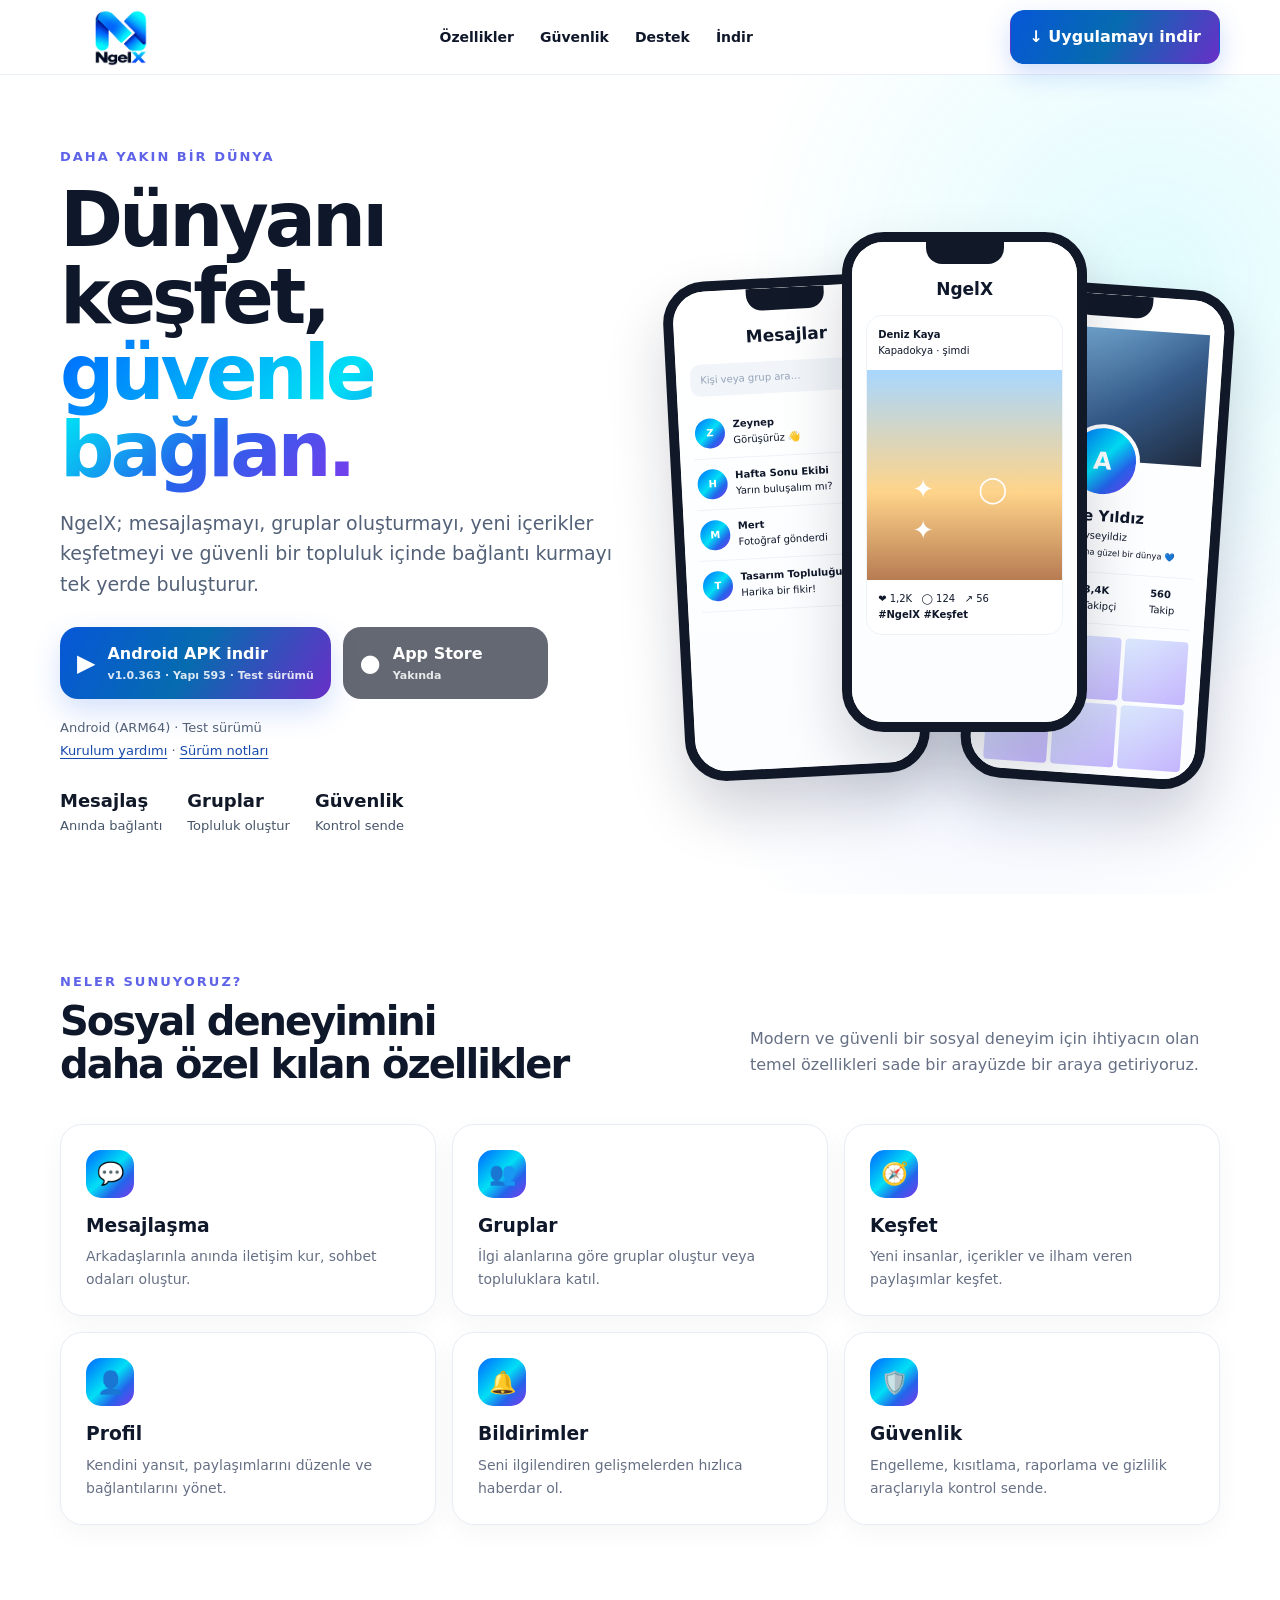
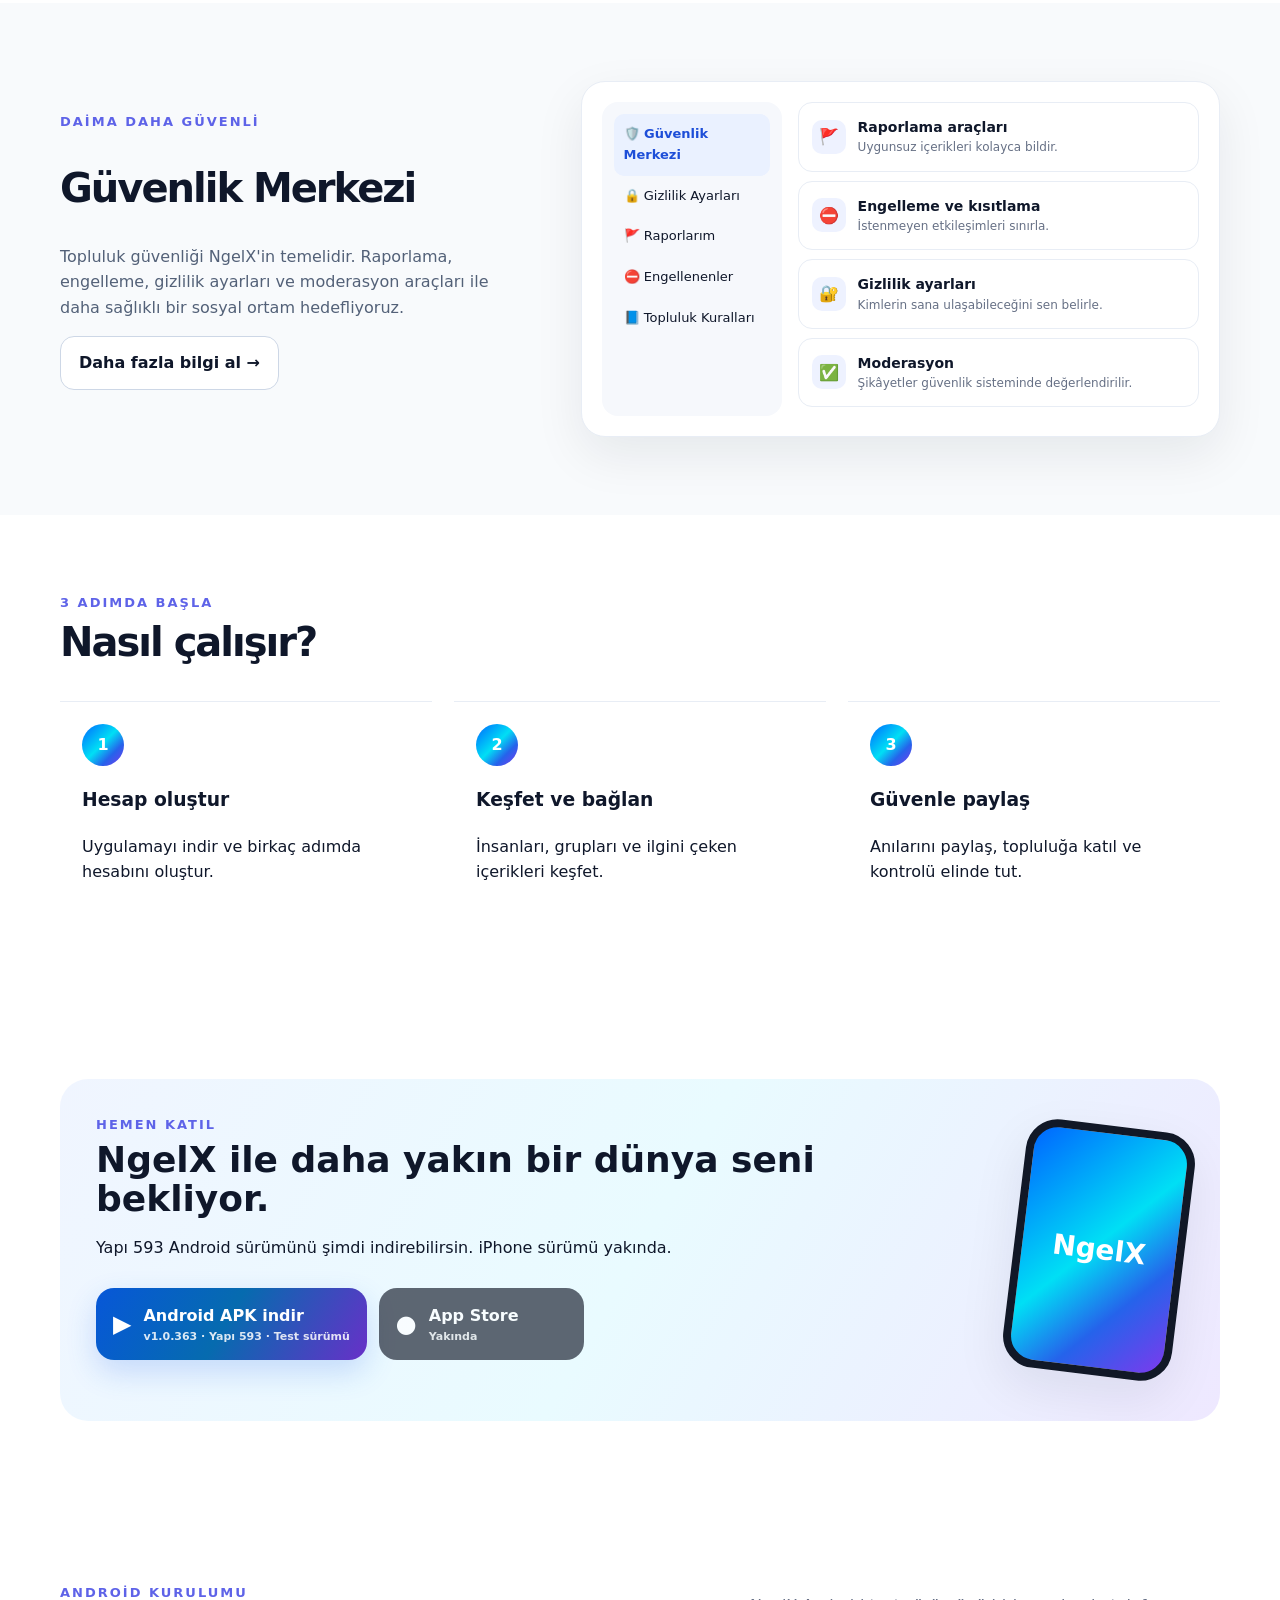
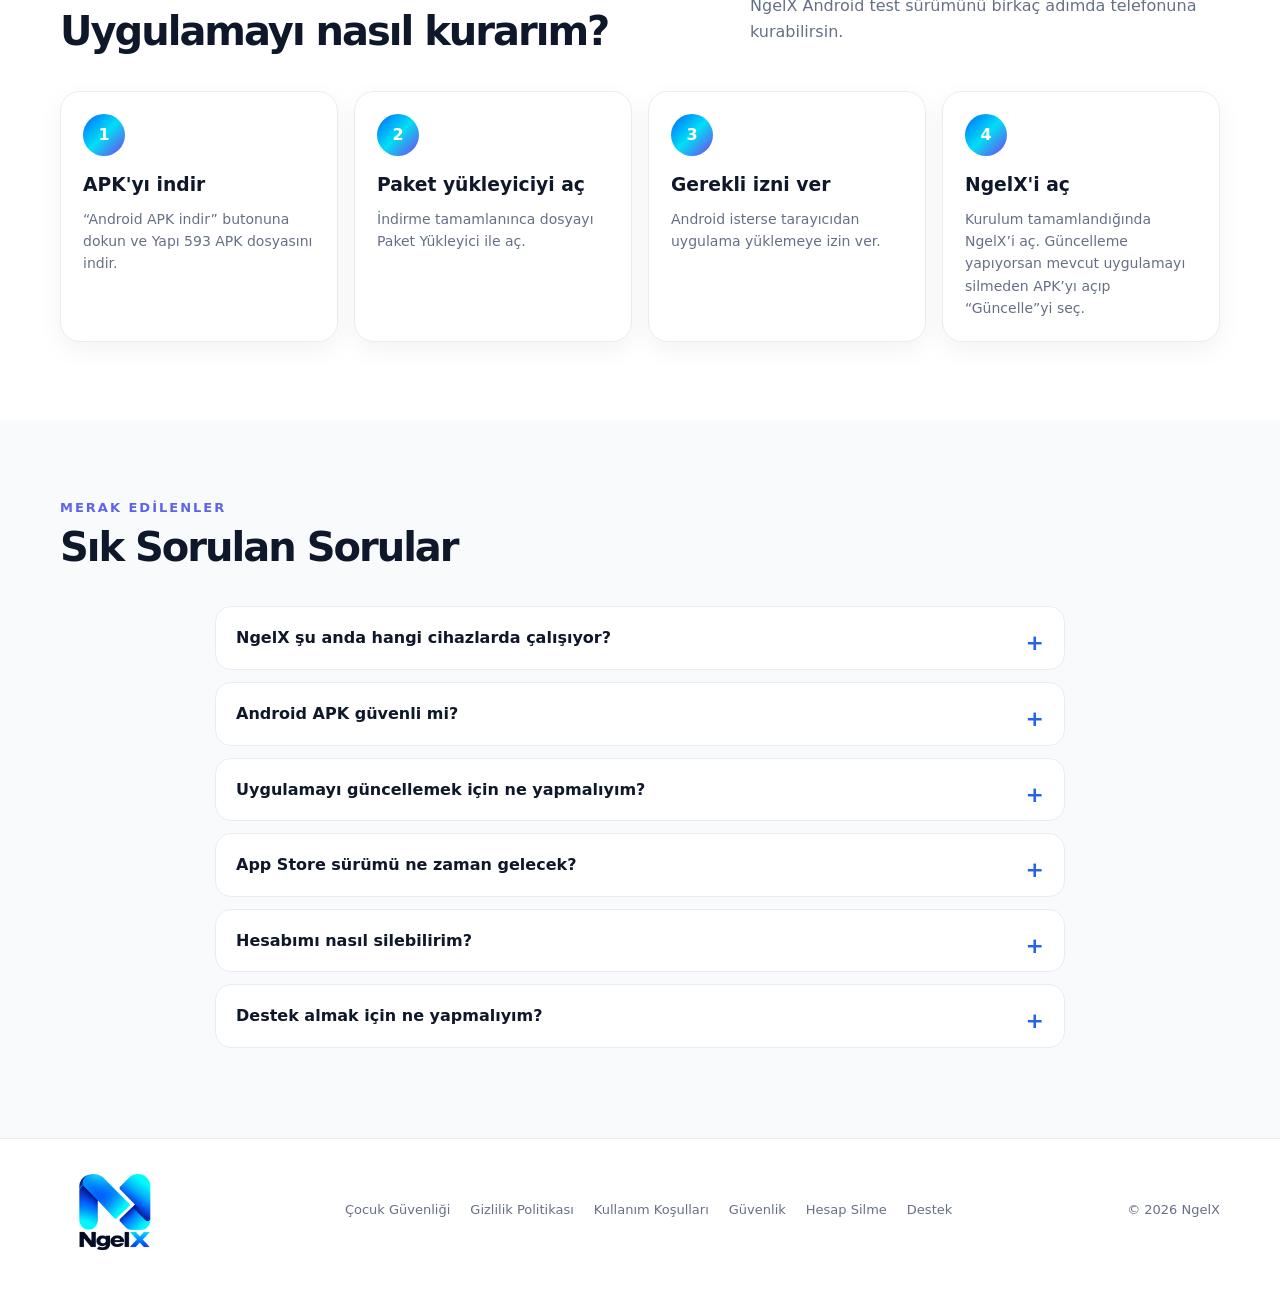
<file: index.html>
<!doctype html>
<html lang="tr">
<head>
  <meta charset="utf-8">
  <meta name="viewport" content="width=device-width,initial-scale=1">
  <meta name="theme-color" content="#ffffff">



  <title>NgelX — Dünyanı keşfet, güvenle bağlan</title>

  <!-- Tarayıcı sekmesindeki N logosu -->


  <link rel="stylesheet" href="styles.css?v=20261021-web-audit">

  <!-- Logo için geçici/final güvenli boyut ayarı -->
  <style>
    .brand-logo{
      display:flex;
      align-items:center;
      flex-shrink:0;
    }

    .brand-logo img{
      display:block;
      width:122px;
      height:auto;
      max-height:58px;
      object-fit:contain;
    }

    .footer-brand img{
      display:block;
      width:110px;
      height:auto;
      object-fit:contain;
    }

    @media(max-width:620px){
      .brand-logo img{
        width:92px;
        max-height:48px;
      }

      .footer-brand img{
        width:100px;
      }
    }
    /* ANDROID KURULUM - INLINE */

.install-section{
  background:#ffffff;
}

.install-steps{
  display:grid;
  grid-template-columns:repeat(4,1fr);
  gap:16px;
}

.install-card{
  padding:22px;
  border:1px solid #e8edf5;
  border-radius:20px;
  background:#ffffff;
  box-shadow:0 8px 26px rgba(15,23,42,.05);
}

.install-number{
  width:42px;
  height:42px;
  border-radius:50%;
  display:grid;
  place-items:center;
  background:linear-gradient(135deg,#0066ff,#00dff5,#7c3aed);
  color:#fff;
  font-weight:900;
  margin-bottom:14px;
}

.install-card h3{
  margin:0 0 8px;
}

.install-card p{
  margin:0;
  color:#667085;
  font-size:14px;
}


/* SSS - INLINE */

.faq-section{
  background:#f8fafc;
}

.faq-list{
  max-width:850px;
  margin:auto;
}

.faq-item{
  background:#fff;
  border:1px solid #e8edf5;
  border-radius:16px;
  margin-bottom:12px;
  overflow:hidden;
}

.faq-item summary{
  cursor:pointer;
  padding:18px 20px;
  font-weight:800;
  list-style:none;
}

.faq-item summary::-webkit-details-marker{
  display:none;
}

.faq-item summary::after{
  content:"+";
  float:right;
  font-size:22px;
  color:#2563eb;
}

.faq-item[open] summary::after{
  content:"−";
}

.faq-item p{
  margin:0;
  padding:0 20px 18px;
  color:#667085;
}

@media(max-width:900px){
  .install-steps{
    grid-template-columns:repeat(2,1fr);
  }
}

@media(max-width:620px){
  .install-steps{
    grid-template-columns:1fr;
  }

  .install-card{
    padding:18px;
  }

  .faq-item summary{
    padding:16px;
    font-size:15px;
  }

  .faq-item p{
    padding:0 16px 16px;
    font-size:14px;
  }
}
  </style>
<meta name="description" content="NgelX ile mesajlaş, gruplara katıl ve içerikleri keşfet. Android test APK&#x27;sını indir; kurulum, destek ve güvenlik bilgilerine ulaş.">
<link rel="canonical" href="https://ngelxsocial.com/">
<link rel="icon" type="image/png" href="/ngelx-logo-128-2.png">
<meta property="og:type" content="website"><meta property="og:site_name" content="NgelX"><meta property="og:locale" content="tr_TR">
<meta property="og:title" content="NgelX — Dünyanı keşfet, güvenle bağlan"><meta property="og:description" content="NgelX ile mesajlaş, gruplara katıl ve içerikleri keşfet. Android test APK&#x27;sını indir; kurulum, destek ve güvenlik bilgilerine ulaş."><meta property="og:url" content="https://ngelxsocial.com/">
<meta property="og:image" content="https://ngelxsocial.com/ngelx-brand.png"><meta property="og:image:alt" content="NgelX logosu">
<meta name="twitter:card" content="summary"><meta name="twitter:title" content="NgelX — Dünyanı keşfet, güvenle bağlan"><meta name="twitter:description" content="NgelX ile mesajlaş, gruplara katıl ve içerikleri keşfet. Android test APK&#x27;sını indir; kurulum, destek ve güvenlik bilgilerine ulaş."><meta name="twitter:image" content="https://ngelxsocial.com/ngelx-brand.png">
<script src="site.js?v=20261021-web-audit" defer></script>
</head>

<body>

<a class="skip-link" href="#main-content">İçeriğe geç</a>
<nav class="nav" aria-label="Ana menü"><div class="wrap navin">
<a class="logo brand-logo" href="index.html" aria-label="NgelX ana sayfa"><img src="ngelx-brand.png" alt="NgelX" width="122" height="58"></a>
<div class="navlinks"><a href="index.html#ozellikler">Özellikler</a><a href="index.html#guvenlik">Güvenlik</a><a href="support.html">Destek</a><a href="index.html#download">İndir</a></div>
<details class="mobile-menu"><summary>Menü <span aria-hidden="true">☰</span></summary><div class="mobile-links"><a href="index.html">Ana sayfa</a><a href="index.html#ozellikler">Özellikler</a><a href="security.html">Güvenlik</a><a href="support.html">Destek</a><a href="privacy.html">Gizlilik</a><a href="index.html#download">APK indir</a></div></details>
<a class="btn primary" href="https://github.com/Nnentx/Ngelx/releases/download/v1.0.363-build593/NgelX-1.0.363-Build593.apk">↓ Uygulamayı indir</a>
</div></nav>


<main id="main-content" tabindex="-1">
<header class="hero">
  <div class="wrap hero-grid">

    <div>

      <div class="eyebrow">
        Daha yakın bir dünya
      </div>

      <h1>
        Dünyanı keşfet,<br>
        <span class="gradient">
          güvenle bağlan.
        </span>
      </h1>

      <p class="lead">
        NgelX; mesajlaşmayı, gruplar oluşturmayı,
        yeni içerikler keşfetmeyi ve güvenli bir
        topluluk içinde bağlantı kurmayı tek yerde buluşturur.
      </p>

      <div class="store-row" id="indir">

        <a
          class="store play"
          href="https://github.com/Nnentx/Ngelx/releases/download/v1.0.363-build593/NgelX-1.0.363-Build593.apk"
        >
          <span class="icon">▶</span>

          <span>
            Android APK indir
            <small>v1.0.363 · Yapı 593 · Test sürümü</small>
          </span>
        </a>

        <div class="store apple unavailable" role="note" aria-label="iPhone sürümü henüz yayınlanmadı">
          <span class="icon">●</span>

          <span>
            App Store
            <small>Yakında</small>
          </span>
        </div>

      </div>


      <p class="download-help">Android (ARM64) · Test sürümü<br><a href="#kurulum">Kurulum yardımı</a><span aria-hidden="true"> · </span><a href="https://github.com/Nnentx/Ngelx/releases/tag/v1.0.363-build593">Sürüm notları</a></p>
      <div class="metrics">

        <div>
          <strong>Mesajlaş</strong>
          Anında bağlantı
        </div>

        <div>
          <strong>Gruplar</strong>
          Topluluk oluştur
        </div>

        <div>
          <strong>Güvenlik</strong>
          Kontrol sende
        </div>

      </div>

    </div>


    <div class="phones" aria-hidden="true">

      <div class="phone p1">
        <div class="screen">

          <div class="app-head">
            Mesajlar
          </div>

          <div class="search">
            Kişi veya grup ara…
          </div>

          <div class="chat">
            <div class="avatar">Z</div>

            <div>
              <b>Zeynep</b>
              Görüşürüz 👋
            </div>
          </div>

          <div class="chat">
            <div class="avatar">H</div>

            <div>
              <b>Hafta Sonu Ekibi</b>
              Yarın buluşalım mı?
            </div>
          </div>

          <div class="chat">
            <div class="avatar">M</div>

            <div>
              <b>Mert</b>
              Fotoğraf gönderdi
            </div>
          </div>

          <div class="chat">
            <div class="avatar">T</div>

            <div>
              <b>Tasarım Topluluğu</b>
              Harika bir fikir!
            </div>
          </div>

        </div>
      </div>


      <div class="phone p2">
        <div class="screen">

          <div class="app-head">
            NgelX
          </div>

          <div class="feed-card">

            <div class="post-meta">
              <b>Deniz Kaya</b><br>
              <span>Kapadokya · şimdi</span>
            </div>

            <div class="cover"></div>

            <div class="post-meta">
              ❤️ 1,2K &nbsp;
              ◯ 124 &nbsp;
              ↗ 56
              <br>

              <b>#NgelX #Keşfet</b>
            </div>

          </div>
        </div>
      </div>


      <div class="phone p3">
        <div class="screen">

          <div class="profile-top"></div>

          <div class="profile-avatar">
            A
          </div>

          <div class="center">
            <b style="font-size:15px">
              Ayşe Yıldız
            </b>

            <br>

            @ayseyildiz

            <br>

            <small>
              İyi insanlarla daha güzel bir dünya 💙
            </small>
          </div>


          <div class="stats">

            <div>
              <b>152</b><br>
              Gönderi
            </div>

            <div>
              <b>3,4K</b><br>
              Takipçi
            </div>

            <div>
              <b>560</b><br>
              Takip
            </div>

          </div>


          <div class="grid9">
            <span></span>
            <span></span>
            <span></span>
            <span></span>
            <span></span>
            <span></span>
          </div>

        </div>
      </div>

    </div>

  </div>
</header>


<section
  class="section"
  id="ozellikler"
>
  <div class="wrap">

    <div class="section-title">

      <div>
        <div class="eyebrow">
          Neler sunuyoruz?
        </div>

        <h2>
          Sosyal deneyimini<br>
          daha özel kılan özellikler
        </h2>
      </div>

      <p>
        Modern ve güvenli bir sosyal deneyim için
        ihtiyacın olan temel özellikleri sade bir
        arayüzde bir araya getiriyoruz.
      </p>

    </div>


    <div class="cards">

      <div class="card">
        <div class="ico">💬</div>

        <h3>Mesajlaşma</h3>

        <p>
          Arkadaşlarınla anında iletişim kur,
          sohbet odaları oluştur.
        </p>
      </div>


      <div class="card">
        <div class="ico">👥</div>

        <h3>Gruplar</h3>

        <p>
          İlgi alanlarına göre gruplar oluştur
          veya topluluklara katıl.
        </p>
      </div>


      <div class="card">
        <div class="ico">🧭</div>

        <h3>Keşfet</h3>

        <p>
          Yeni insanlar, içerikler ve ilham veren
          paylaşımlar keşfet.
        </p>
      </div>


      <div class="card">
        <div class="ico">👤</div>

        <h3>Profil</h3>

        <p>
          Kendini yansıt, paylaşımlarını düzenle
          ve bağlantılarını yönet.
        </p>
      </div>


      <div class="card">
        <div class="ico">🔔</div>

        <h3>Bildirimler</h3>

        <p>
          Seni ilgilendiren gelişmelerden
          hızlıca haberdar ol.
        </p>
      </div>


      <div class="card">
        <div class="ico">🛡️</div>

        <h3>Güvenlik</h3>

        <p>
          Engelleme, kısıtlama, raporlama ve
          gizlilik araçlarıyla kontrol sende.
        </p>
      </div>

    </div>

  </div>
</section>


<section
  class="section soft"
  id="guvenlik"
>
  <div class="wrap security">

    <div>

      <div class="eyebrow">
        Daima daha güvenli
      </div>

      <h2
        style="
          font-size:40px;
          line-height:1.1;
          letter-spacing:-2px
        "
      >
        Güvenlik Merkezi
      </h2>

      <p
        class="lead"
        style="font-size:16px"
      >
        Topluluk güvenliği NgelX'in temelidir.
        Raporlama, engelleme, gizlilik ayarları
        ve moderasyon araçları ile daha sağlıklı
        bir sosyal ortam hedefliyoruz.
      </p>

      <p>
        <a
          class="btn ghost"
          href="security.html"
        >
          Daha fazla bilgi al →
        </a>
      </p>

    </div>


    <div class="security-panel">

      <div class="side">
        <div>🛡️ Güvenlik Merkezi</div>
        <div>🔒 Gizlilik Ayarları</div>
        <div>🚩 Raporlarım</div>
        <div>⛔ Engellenenler</div>
        <div>📘 Topluluk Kuralları</div>
      </div>


      <div>

        <div class="report">
          <div class="dot">🚩</div>

          <div>
            <b>Raporlama araçları</b>

            <span>
              Uygunsuz içerikleri kolayca bildir.
            </span>
          </div>
        </div>


        <div class="report">
          <div class="dot">⛔</div>

          <div>
            <b>Engelleme ve kısıtlama</b>

            <span>
              İstenmeyen etkileşimleri sınırla.
            </span>
          </div>
        </div>


        <div class="report">
          <div class="dot">🔐</div>

          <div>
            <b>Gizlilik ayarları</b>

            <span>
              Kimlerin sana ulaşabileceğini sen belirle.
            </span>
          </div>
        </div>


        <div class="report">
          <div class="dot">✅</div>

          <div>
            <b>Moderasyon</b>

            <span>
              Şikâyetler güvenlik sisteminde değerlendirilir.
            </span>
          </div>
        </div>

      </div>

    </div>

  </div>
</section>


<section class="section">
  <div class="wrap">

    <div class="section-title">

      <div>
        <div class="eyebrow">
          3 adımda başla
        </div>

        <h2>
          Nasıl çalışır?
        </h2>
      </div>

    </div>


    <div class="steps">

      <div class="step">
        <div class="num">1</div>

        <h3>
          Hesap oluştur
        </h3>

        <p>
          Uygulamayı indir ve birkaç adımda
          hesabını oluştur.
        </p>
      </div>


      <div class="step">
        <div class="num">2</div>

        <h3>
          Keşfet ve bağlan
        </h3>

        <p>
          İnsanları, grupları ve ilgini çeken
          içerikleri keşfet.
        </p>
      </div>


      <div class="step">
        <div class="num">3</div>

        <h3>
          Güvenle paylaş
        </h3>

        <p>
          Anılarını paylaş, topluluğa katıl
          ve kontrolü elinde tut.
        </p>
      </div>

    </div>

  </div>
</section>


<section
  class="section"
  id="download"
>
  <div class="wrap cta">

    <div>

      <div class="eyebrow">
        Hemen katıl
      </div>

      <h2>
        NgelX ile daha yakın bir dünya seni bekliyor.
      </h2>

      <p>
        Yapı 593 Android sürümünü şimdi indirebilirsin.
        iPhone sürümü yakında.
      </p>


      <div class="store-row">

        <a
          class="store play"
          href="https://github.com/Nnentx/Ngelx/releases/download/v1.0.363-build593/NgelX-1.0.363-Build593.apk"
        >
          <span class="icon">▶</span>

          <span>
            Android APK indir
            <small>v1.0.363 · Yapı 593 · Test sürümü</small>
          </span>
        </a>


        <div class="store apple unavailable" role="note" aria-label="iPhone sürümü henüz yayınlanmadı">
          <span class="icon">●</span>

          <span>
            App Store
            <small>Yakında</small>
          </span>
        </div>

      </div>

    </div>


    <div class="mini-phone">
      NgelX
    </div>

  </div>
</section>
<section class="section install-section" id="kurulum">
  <div class="wrap">

    <div class="section-title">
      <div>
        <div class="eyebrow">Android kurulumu</div>
        <h2>Uygulamayı nasıl kurarım?</h2>
      </div>

      <p>
        NgelX Android test sürümünü birkaç adımda telefonuna kurabilirsin.
      </p>
    </div>

    <div class="install-steps">

      <div class="install-card">
        <div class="install-number">1</div>
        <h3>APK'yı indir</h3>
        <p>
          “Android APK indir” butonuna dokun ve Yapı 593 APK dosyasını indir.
        </p>
      </div>

      <div class="install-card">
        <div class="install-number">2</div>
        <h3>Paket yükleyiciyi aç</h3>
        <p>
          İndirme tamamlanınca dosyayı Paket Yükleyici ile aç.
        </p>
      </div>

      <div class="install-card">
        <div class="install-number">3</div>
        <h3>Gerekli izni ver</h3>
        <p>
          Android isterse tarayıcıdan uygulama yüklemeye izin ver.
        </p>
      </div>

      <div class="install-card">
        <div class="install-number">4</div>
        <h3>NgelX'i aç</h3>
        <p>
          Kurulum tamamlandığında NgelX’i aç. Güncelleme yapıyorsan mevcut uygulamayı silmeden APK’yı açıp “Güncelle”yi seç.
        </p>
      </div>

    </div>

  </div>
</section>


<section class="section faq-section">
  <div class="wrap">

    <div class="section-title">
      <div>
        <div class="eyebrow">Merak edilenler</div>
        <h2>Sık Sorulan Sorular</h2>
      </div>
    </div>

    <div class="faq-list">

      <details class="faq-item">
        <summary>NgelX şu anda hangi cihazlarda çalışıyor?</summary>
        <p>
          Şu anda Android test sürümü kullanılabilir. iPhone sürümü yakında yayınlanacaktır.
        </p>
      </details>

      <details class="faq-item">
        <summary>Android APK güvenli mi?</summary>
        <p>
          APK dosyası NgelX'in resmi GitHub sürüm bağlantısı üzerinden sunulmaktadır.
        </p>
      </details>

      <details class="faq-item">
        <summary>Uygulamayı güncellemek için ne yapmalıyım?</summary>
        <p>
          NgelX uygulamasında Ayarlar &gt; Güncellemeler bölümünden yeni sürümü kontrol edebilirsin. İstersen ngelxsocial.com üzerinden güncel APK'yı indirip mevcut uygulamanın üzerine kurabilirsin.
        </p>
      </details>

      <details class="faq-item">
        <summary>App Store sürümü ne zaman gelecek?</summary>
        <p>
          iPhone sürümü hazırlık aşamasındadır. Yayınlandığında bu sayfadaki App Store alanı aktif olacaktır.
        </p>
      </details>

      <details class="faq-item">
        <summary>Hesabımı nasıl silebilirim?</summary>
        <p>
          Sayfanın altındaki “Hesap Silme” bağlantısından hesap silme adımlarına ulaşabilirsin.
        </p>
      </details>

      <details class="faq-item">
        <summary>Destek almak için ne yapmalıyım?</summary>
        <p>
          Sayfanın altındaki “Destek” bağlantısını kullanarak NgelX destek sayfasına ulaşabilirsin.
        </p>
      </details>

    </div>

  </div>
</section>

</main>
<footer><div class="wrap foot">
<a class="footer-brand" href="index.html" aria-label="NgelX ana sayfa"><img src="ngelx-brand.png" alt="NgelX" width="110" height="58" loading="lazy"></a>
<nav class="footlinks" aria-label="Alt menü"><a href="child-safety.html">Çocuk Güvenliği</a><a href="privacy.html">Gizlilik Politikası</a><a href="terms.html">Kullanım Koşulları</a><a href="security.html">Güvenlik</a><a href="delete-account.html">Hesap Silme</a><a href="support.html">Destek</a></nav><div>© 2026 NgelX</div></div></footer>


</body>
</html>
</file>
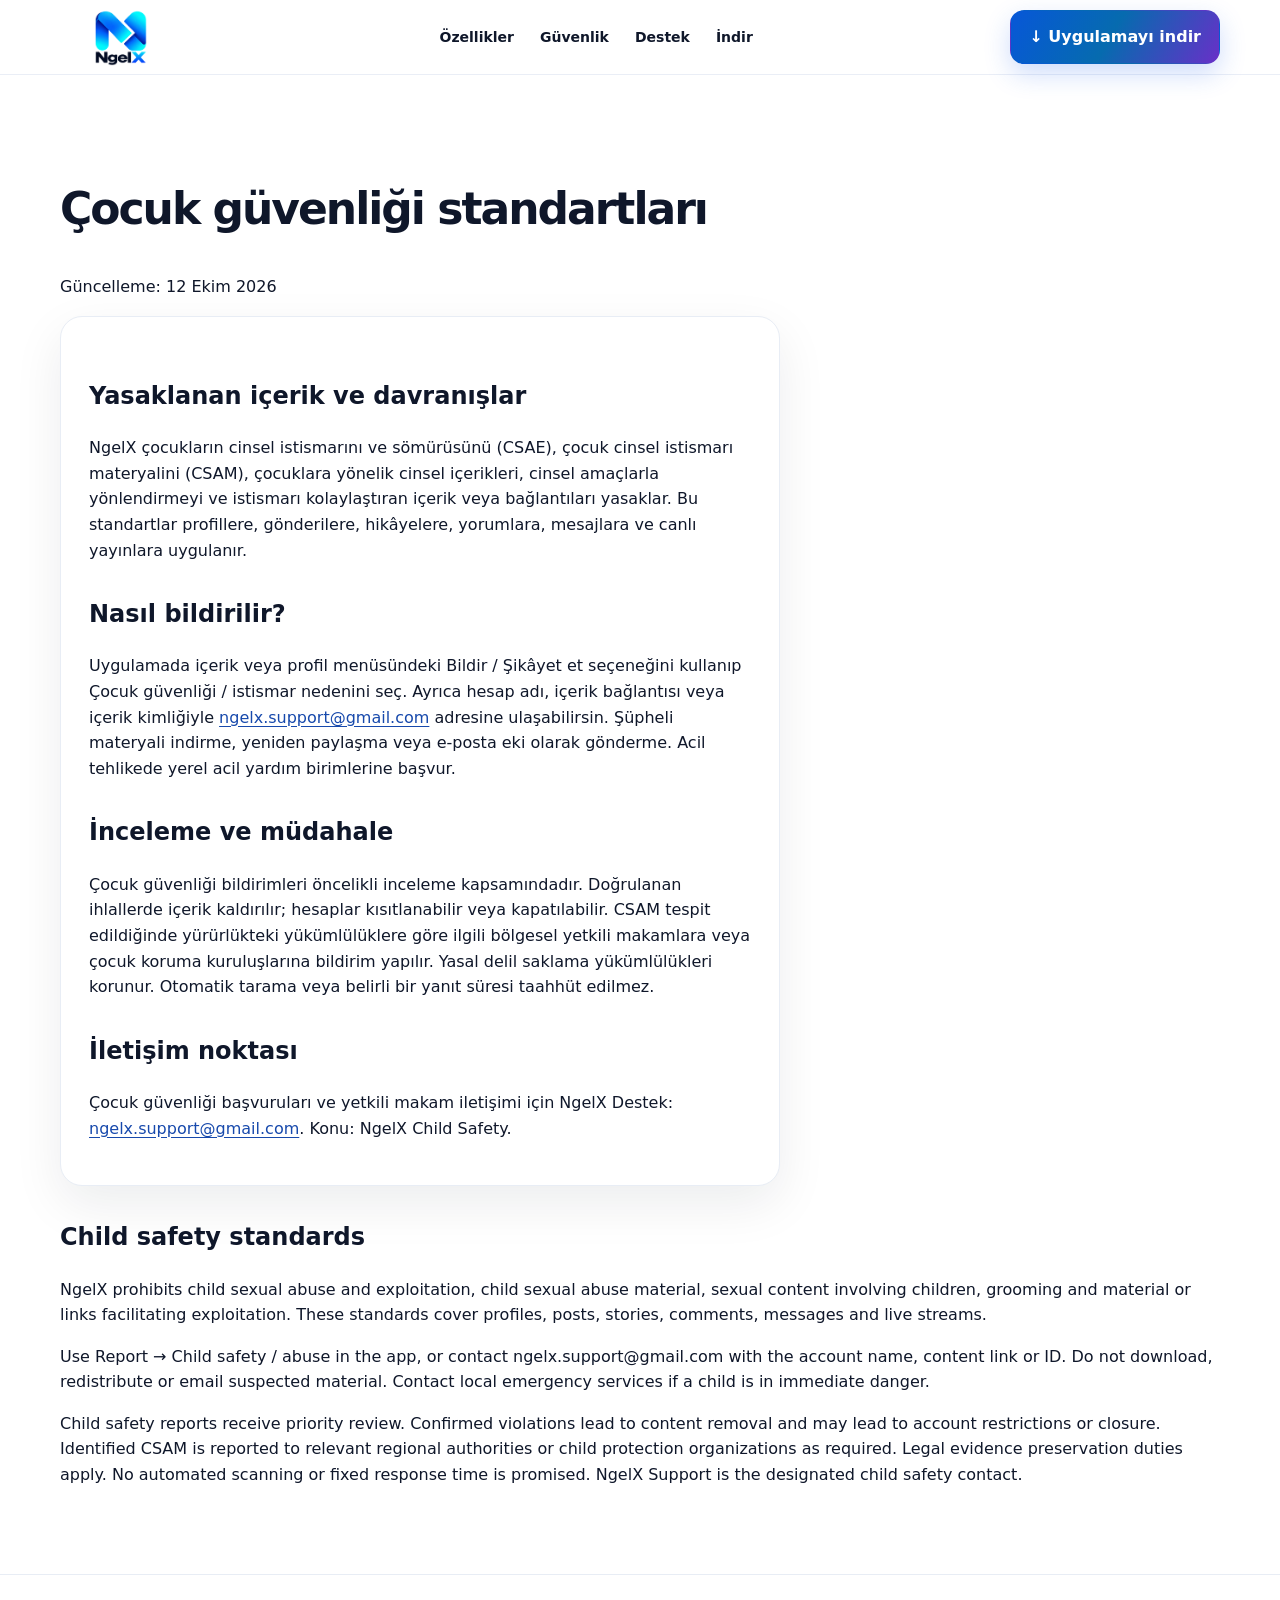
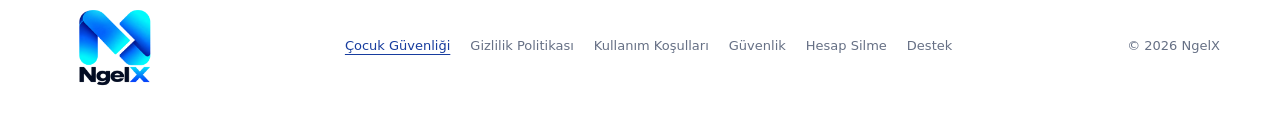
<file: child-safety.html>
<!doctype html><html lang="tr"><head><meta charset="utf-8"><meta name="viewport" content="width=device-width,initial-scale=1"><title>Çocuk Güvenliği | NgelX</title><link rel="stylesheet" href="styles.css?v=20261021-web-audit"><meta name="description" content="NgelX çocuk güvenliği standartları, bildirim adımları ve çocuk güvenliği iletişim noktası.">
<link rel="canonical" href="https://ngelxsocial.com/child-safety.html">
<link rel="icon" type="image/png" href="/ngelx-logo-128-2.png">
<meta property="og:type" content="website"><meta property="og:site_name" content="NgelX"><meta property="og:locale" content="tr_TR">
<meta property="og:title" content="Çocuk Güvenliği | NgelX"><meta property="og:description" content="NgelX çocuk güvenliği standartları, bildirim adımları ve çocuk güvenliği iletişim noktası."><meta property="og:url" content="https://ngelxsocial.com/child-safety.html">
<meta property="og:image" content="https://ngelxsocial.com/ngelx-brand.png"><meta property="og:image:alt" content="NgelX logosu">
<meta name="twitter:card" content="summary"><meta name="twitter:title" content="Çocuk Güvenliği | NgelX"><meta name="twitter:description" content="NgelX çocuk güvenliği standartları, bildirim adımları ve çocuk güvenliği iletişim noktası."><meta name="twitter:image" content="https://ngelxsocial.com/ngelx-brand.png">
<script src="site.js?v=20261021-web-audit" defer></script>
</head><body><a class="skip-link" href="#main-content">İçeriğe geç</a>
<nav class="nav" aria-label="Ana menü"><div class="wrap navin">
<a class="logo brand-logo" href="index.html" aria-label="NgelX ana sayfa"><img src="ngelx-brand.png" alt="NgelX" width="122" height="58"></a>
<div class="navlinks"><a href="index.html#ozellikler">Özellikler</a><a href="index.html#guvenlik">Güvenlik</a><a href="support.html">Destek</a><a href="index.html#download">İndir</a></div>
<details class="mobile-menu"><summary>Menü <span aria-hidden="true">☰</span></summary><div class="mobile-links"><a href="index.html">Ana sayfa</a><a href="index.html#ozellikler">Özellikler</a><a href="security.html">Güvenlik</a><a href="support.html">Destek</a><a href="privacy.html">Gizlilik</a><a href="index.html#download">APK indir</a></div></details>
<a class="btn primary" href="index.html#download">↓ Uygulamayı indir</a>
</div></nav><main id="main-content" tabindex="-1" class="legal wrap"><h1>Çocuk güvenliği standartları</h1><p>Güncelleme: 12 Ekim 2026</p><div class="form-card"><h2>Yasaklanan içerik ve davranışlar</h2><p>NgelX çocukların cinsel istismarını ve sömürüsünü (CSAE), çocuk cinsel istismarı materyalini (CSAM), çocuklara yönelik cinsel içerikleri, cinsel amaçlarla yönlendirmeyi ve istismarı kolaylaştıran içerik veya bağlantıları yasaklar. Bu standartlar profillere, gönderilere, hikâyelere, yorumlara, mesajlara ve canlı yayınlara uygulanır.</p><h2>Nasıl bildirilir?</h2><p>Uygulamada içerik veya profil menüsündeki Bildir / Şikâyet et seçeneğini kullanıp Çocuk güvenliği / istismar nedenini seç. Ayrıca hesap adı, içerik bağlantısı veya içerik kimliğiyle <a href="mailto:ngelx.support@gmail.com?subject=NgelX%20Child%20Safety">ngelx.support@gmail.com</a> adresine ulaşabilirsin. Şüpheli materyali indirme, yeniden paylaşma veya e-posta eki olarak gönderme. Acil tehlikede yerel acil yardım birimlerine başvur.</p><h2>İnceleme ve müdahale</h2><p>Çocuk güvenliği bildirimleri öncelikli inceleme kapsamındadır. Doğrulanan ihlallerde içerik kaldırılır; hesaplar kısıtlanabilir veya kapatılabilir. CSAM tespit edildiğinde yürürlükteki yükümlülüklere göre ilgili bölgesel yetkili makamlara veya çocuk koruma kuruluşlarına bildirim yapılır. Yasal delil saklama yükümlülükleri korunur. Otomatik tarama veya belirli bir yanıt süresi taahhüt edilmez.</p><h2>İletişim noktası</h2><p>Çocuk güvenliği başvuruları ve yetkili makam iletişimi için NgelX Destek: <a href="mailto:ngelx.support@gmail.com?subject=NgelX%20Child%20Safety">ngelx.support@gmail.com</a>. Konu: NgelX Child Safety.</p></div><section lang="en"><h2>Child safety standards</h2><p>NgelX prohibits child sexual abuse and exploitation, child sexual abuse material, sexual content involving children, grooming and material or links facilitating exploitation. These standards cover profiles, posts, stories, comments, messages and live streams.</p><p>Use Report → Child safety / abuse in the app, or contact ngelx.support@gmail.com with the account name, content link or ID. Do not download, redistribute or email suspected material. Contact local emergency services if a child is in immediate danger.</p><p>Child safety reports receive priority review. Confirmed violations lead to content removal and may lead to account restrictions or closure. Identified CSAM is reported to relevant regional authorities or child protection organizations as required. Legal evidence preservation duties apply. No automated scanning or fixed response time is promised. NgelX Support is the designated child safety contact.</p></section></main><footer><div class="wrap foot">
<a class="footer-brand" href="index.html" aria-label="NgelX ana sayfa"><img src="ngelx-brand.png" alt="NgelX" width="110" height="58" loading="lazy"></a>
<nav class="footlinks" aria-label="Alt menü"><a href="child-safety.html" aria-current="page">Çocuk Güvenliği</a><a href="privacy.html">Gizlilik Politikası</a><a href="terms.html">Kullanım Koşulları</a><a href="security.html">Güvenlik</a><a href="delete-account.html">Hesap Silme</a><a href="support.html">Destek</a></nav><div>© 2026 NgelX</div></div></footer></body></html>
</file>
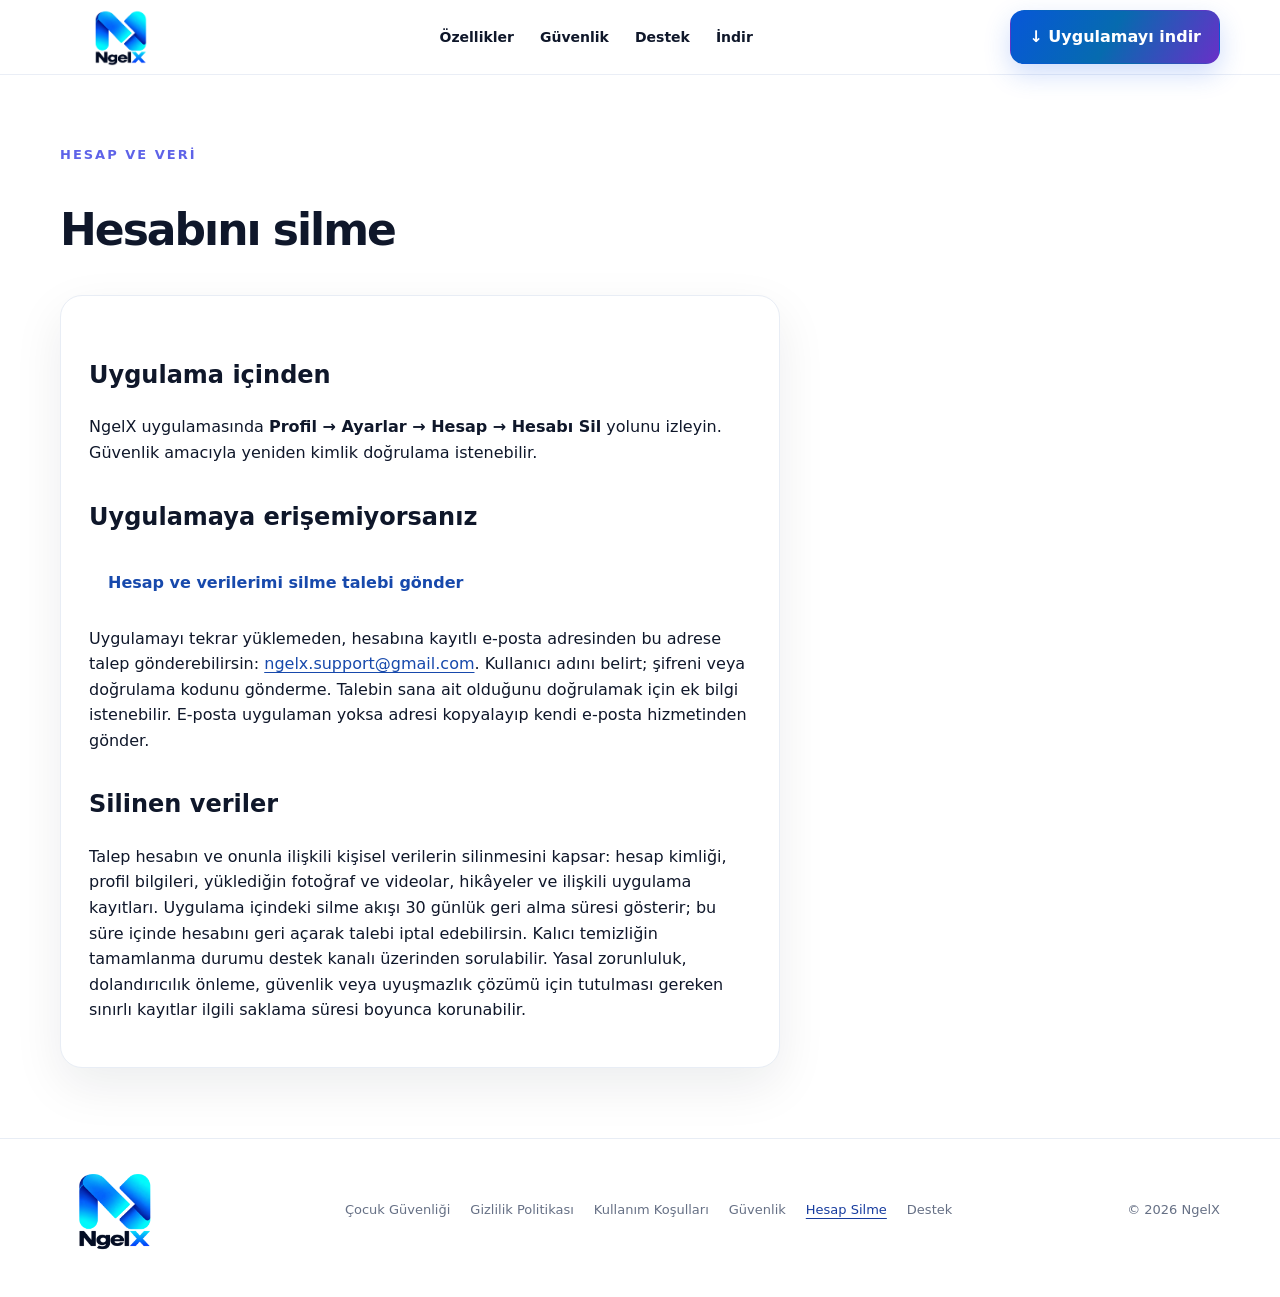
<file: delete-account.html>
<!doctype html><html lang="tr"><head><meta charset="utf-8"><meta name="viewport" content="width=device-width,initial-scale=1"><title>NgelX Hesap Silme</title><link rel="stylesheet" href="styles.css?v=20261021-web-audit"><meta name="description" content="NgelX hesabını ve ilişkili verilerini silme adımları. Uygulamaya erişemiyorsan destek üzerinden silme talebi gönder.">
<link rel="canonical" href="https://ngelxsocial.com/delete-account.html">
<link rel="icon" type="image/png" href="/ngelx-logo-128-2.png">
<meta property="og:type" content="website"><meta property="og:site_name" content="NgelX"><meta property="og:locale" content="tr_TR">
<meta property="og:title" content="NgelX Hesap Silme"><meta property="og:description" content="NgelX hesabını ve ilişkili verilerini silme adımları. Uygulamaya erişemiyorsan destek üzerinden silme talebi gönder."><meta property="og:url" content="https://ngelxsocial.com/delete-account.html">
<meta property="og:image" content="https://ngelxsocial.com/ngelx-brand.png"><meta property="og:image:alt" content="NgelX logosu">
<meta name="twitter:card" content="summary"><meta name="twitter:title" content="NgelX Hesap Silme"><meta name="twitter:description" content="NgelX hesabını ve ilişkili verilerini silme adımları. Uygulamaya erişemiyorsan destek üzerinden silme talebi gönder."><meta name="twitter:image" content="https://ngelxsocial.com/ngelx-brand.png">
<script src="site.js?v=20261021-web-audit" defer></script>
</head><body><a class="skip-link" href="#main-content">İçeriğe geç</a>
<nav class="nav" aria-label="Ana menü"><div class="wrap navin">
<a class="logo brand-logo" href="index.html" aria-label="NgelX ana sayfa"><img src="ngelx-brand.png" alt="NgelX" width="122" height="58"></a>
<div class="navlinks"><a href="index.html#ozellikler">Özellikler</a><a href="index.html#guvenlik">Güvenlik</a><a href="support.html">Destek</a><a href="index.html#download">İndir</a></div>
<details class="mobile-menu"><summary>Menü <span aria-hidden="true">☰</span></summary><div class="mobile-links"><a href="index.html">Ana sayfa</a><a href="index.html#ozellikler">Özellikler</a><a href="security.html">Güvenlik</a><a href="support.html">Destek</a><a href="privacy.html">Gizlilik</a><a href="index.html#download">APK indir</a></div></details>
<a class="btn primary" href="index.html#download">↓ Uygulamayı indir</a>
</div></nav><main id="main-content" tabindex="-1" class="legal wrap"><div class="eyebrow">Hesap ve veri</div><h1>Hesabını silme</h1><div class="form-card"><h2>Uygulama içinden</h2><p>NgelX uygulamasında <b>Profil → Ayarlar → Hesap → Hesabı Sil</b> yolunu izleyin. Güvenlik amacıyla yeniden kimlik doğrulama istenebilir.</p><h2>Uygulamaya erişemiyorsanız</h2><p><a class="btn" href="mailto:ngelx.support@gmail.com?subject=NgelX%20Hesap%20ve%20Veri%20Silme%20Talebi">Hesap ve verilerimi silme talebi gönder</a></p><p>Uygulamayı tekrar yüklemeden, hesabına kayıtlı e-posta adresinden bu adrese talep gönderebilirsin: <a href="mailto:ngelx.support@gmail.com">ngelx.support@gmail.com</a>. Kullanıcı adını belirt; şifreni veya doğrulama kodunu gönderme. Talebin sana ait olduğunu doğrulamak için ek bilgi istenebilir. E-posta uygulaman yoksa adresi kopyalayıp kendi e-posta hizmetinden gönder.</p><h2>Silinen veriler</h2><p>Talep hesabın ve onunla ilişkili kişisel verilerin silinmesini kapsar: hesap kimliği, profil bilgileri, yüklediğin fotoğraf ve videolar, hikâyeler ve ilişkili uygulama kayıtları. Uygulama içindeki silme akışı 30 günlük geri alma süresi gösterir; bu süre içinde hesabını geri açarak talebi iptal edebilirsin. Kalıcı temizliğin tamamlanma durumu destek kanalı üzerinden sorulabilir. Yasal zorunluluk, dolandırıcılık önleme, güvenlik veya uyuşmazlık çözümü için tutulması gereken sınırlı kayıtlar ilgili saklama süresi boyunca korunabilir.</p></div></main><footer><div class="wrap foot">
<a class="footer-brand" href="index.html" aria-label="NgelX ana sayfa"><img src="ngelx-brand.png" alt="NgelX" width="110" height="58" loading="lazy"></a>
<nav class="footlinks" aria-label="Alt menü"><a href="child-safety.html">Çocuk Güvenliği</a><a href="privacy.html">Gizlilik Politikası</a><a href="terms.html">Kullanım Koşulları</a><a href="security.html">Güvenlik</a><a href="delete-account.html" aria-current="page">Hesap Silme</a><a href="support.html">Destek</a></nav><div>© 2026 NgelX</div></div></footer></body></html>
</file>
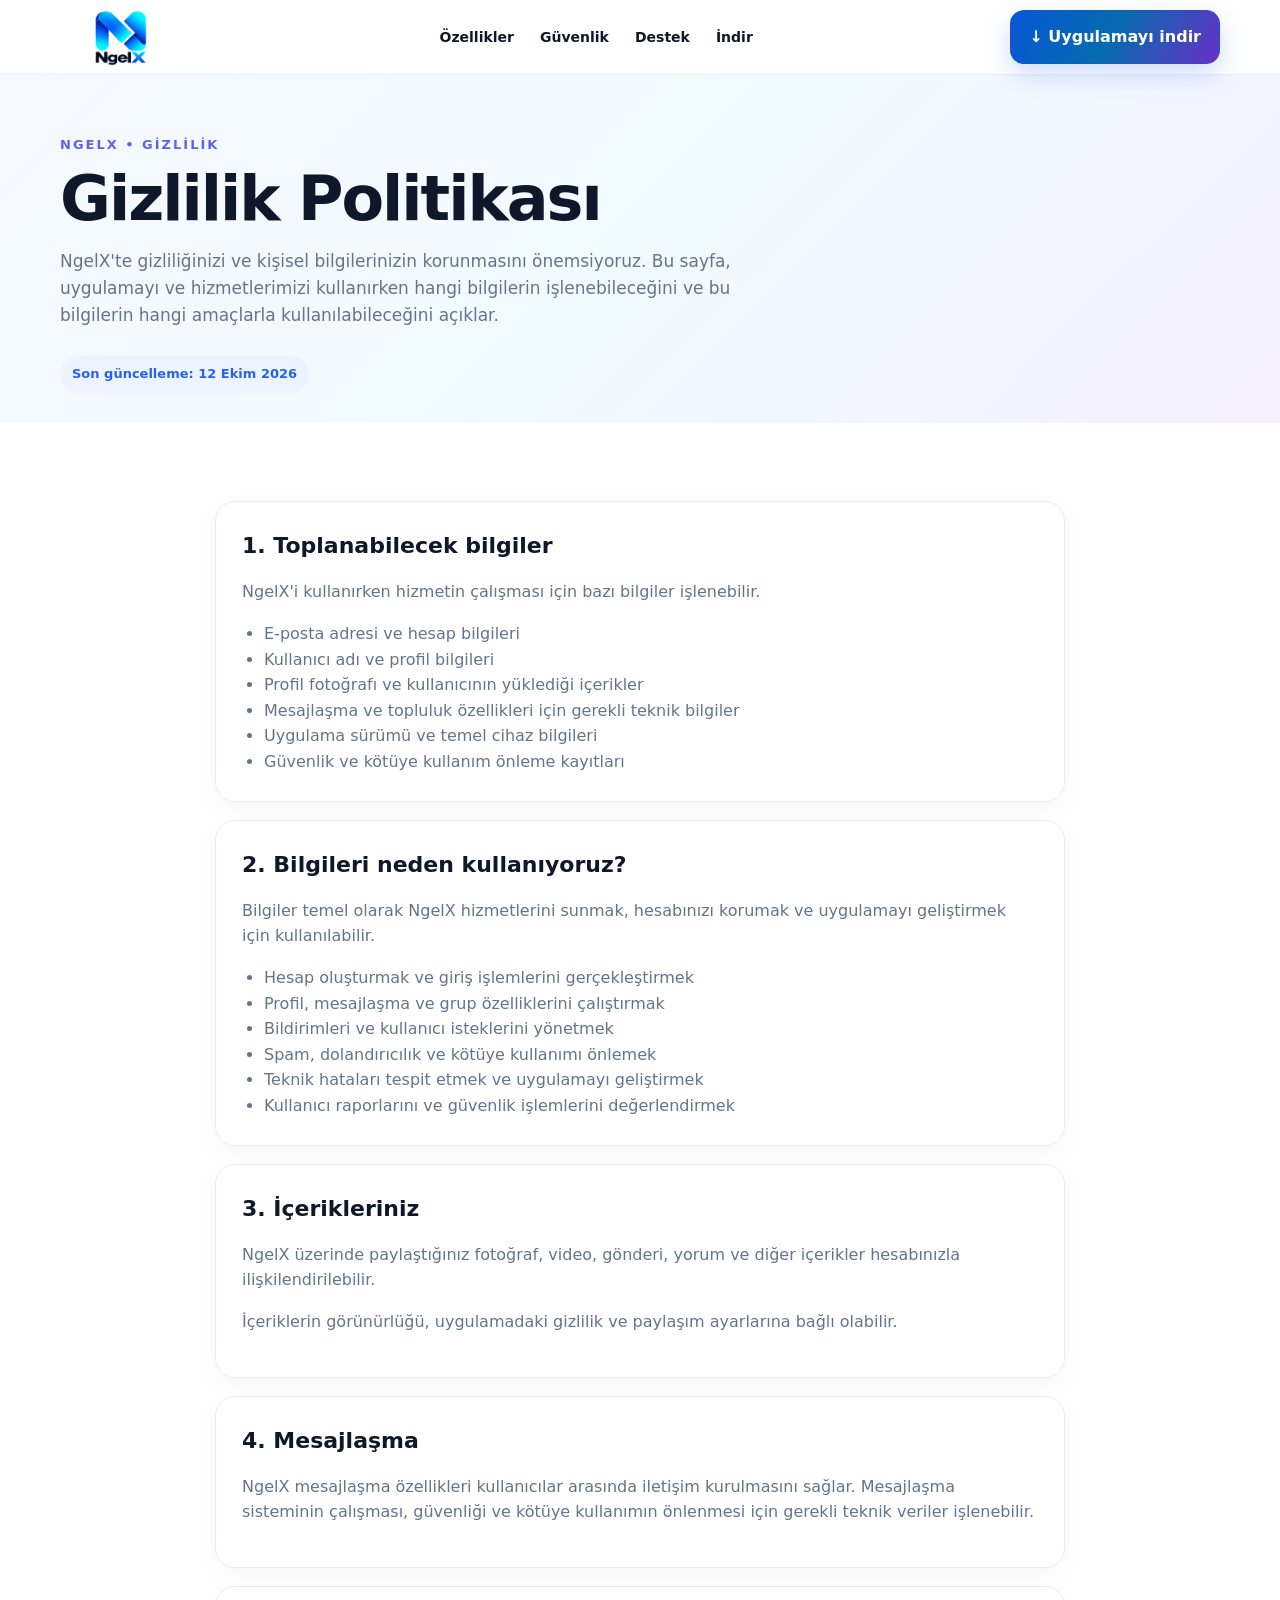
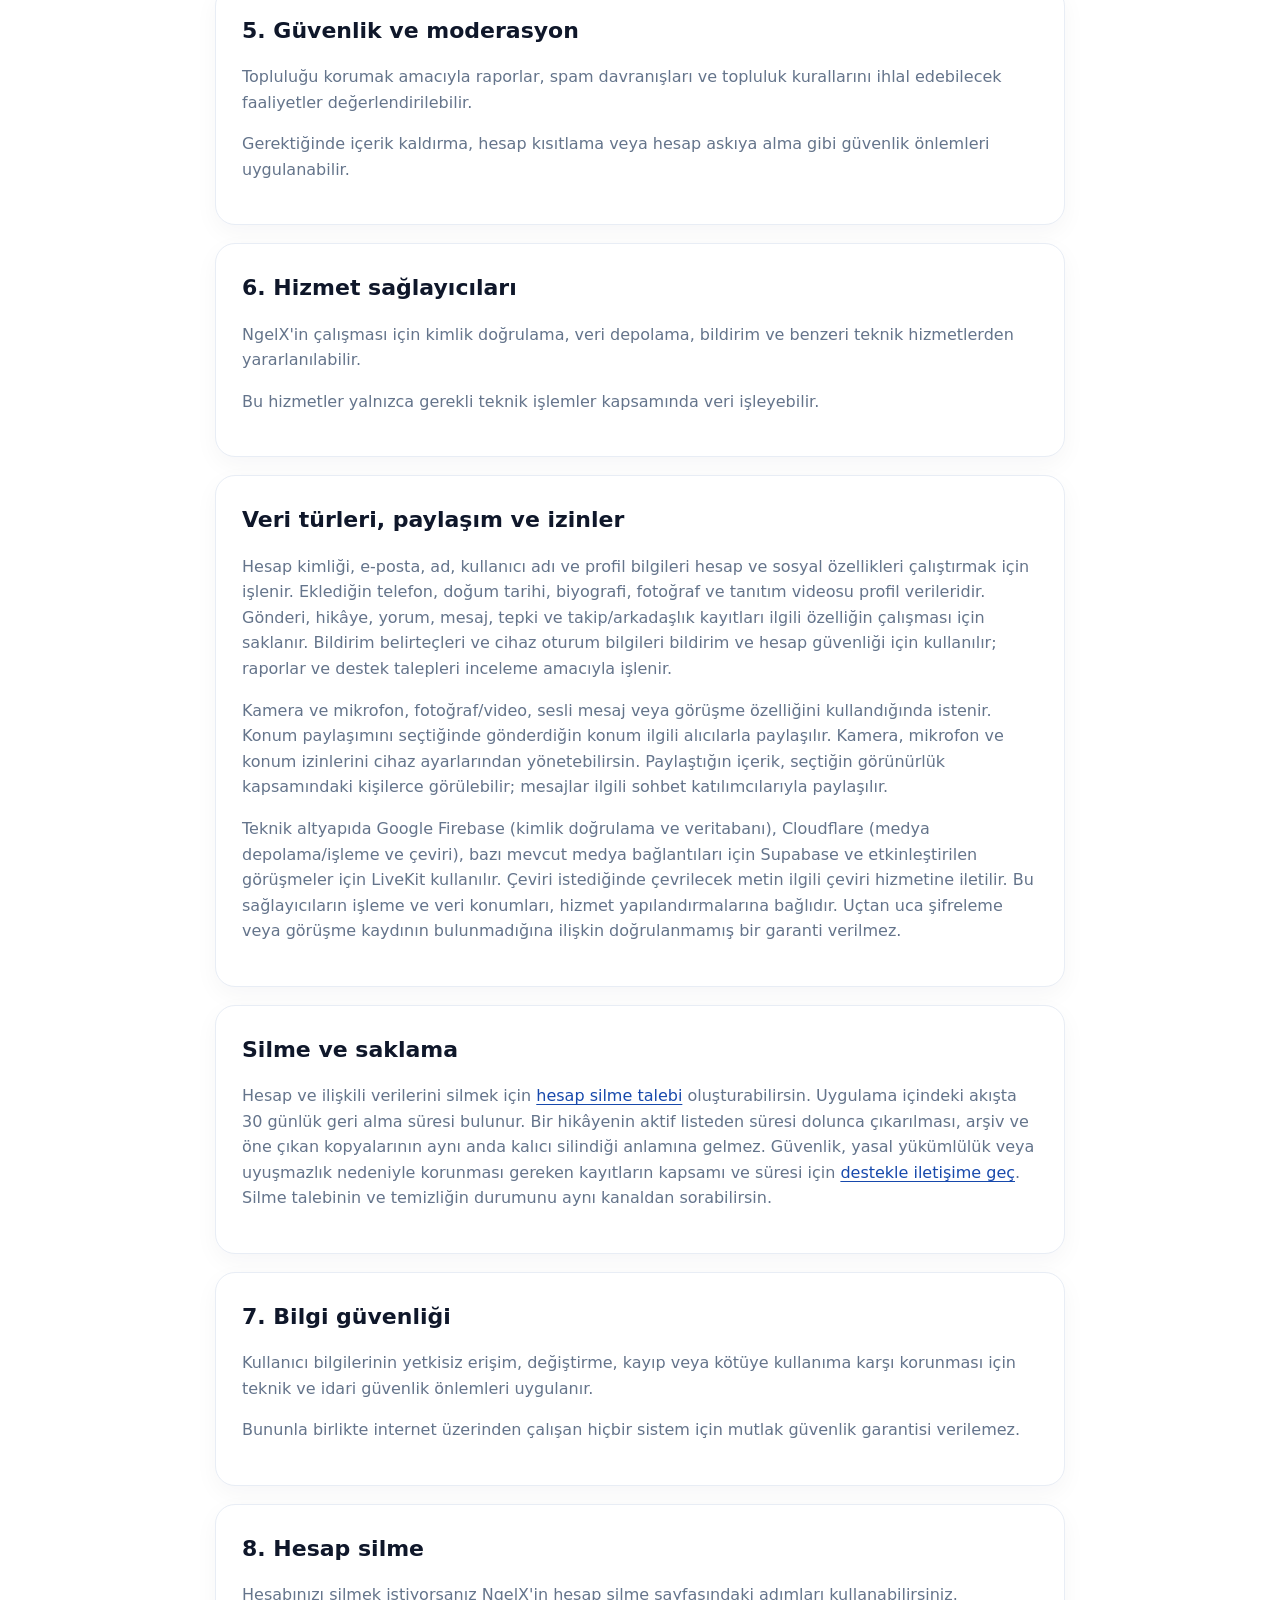
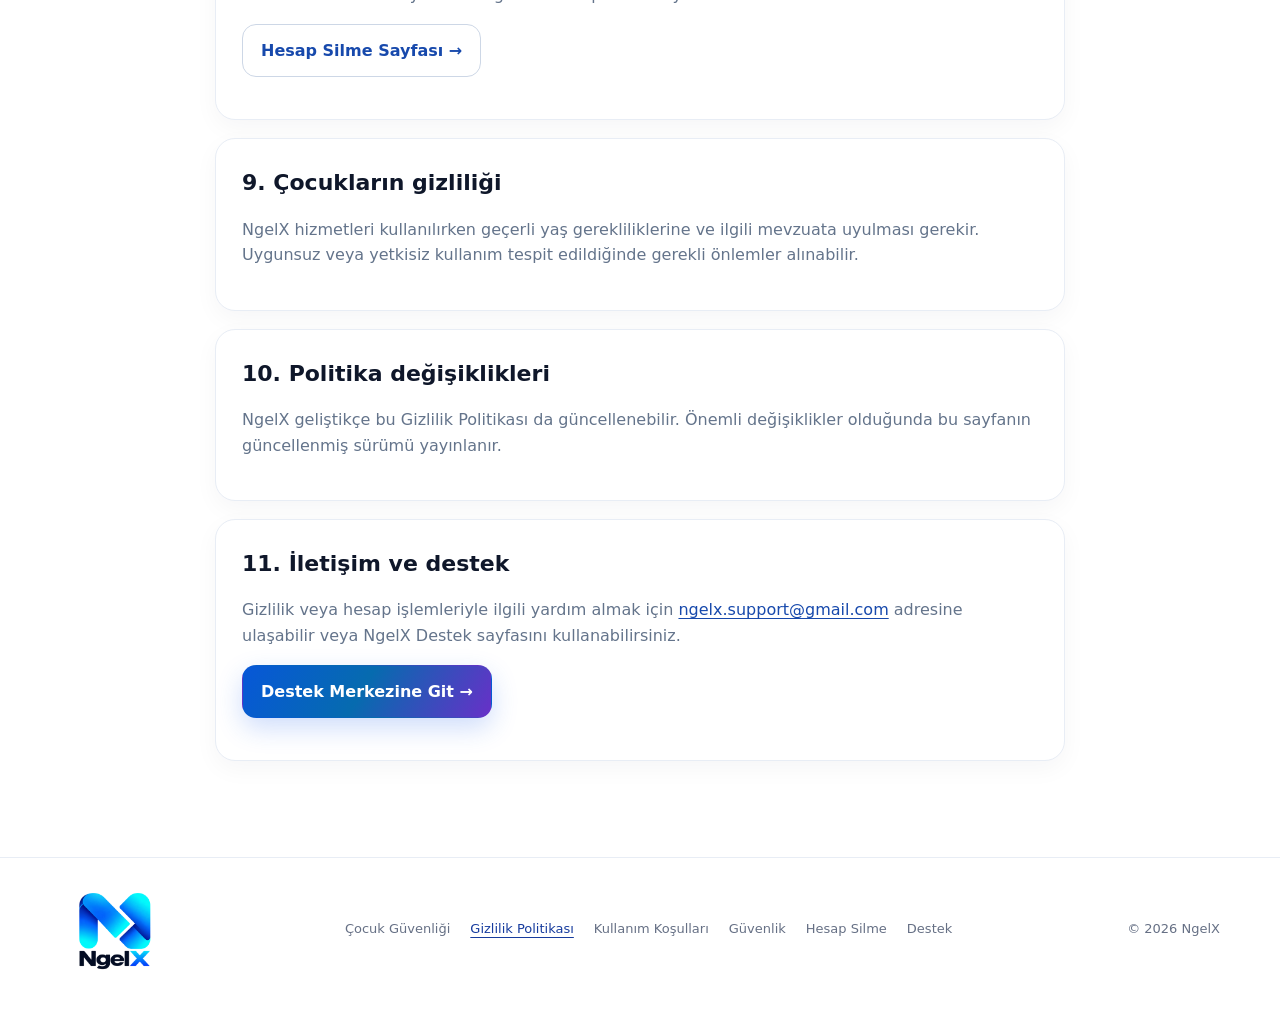
<file: privacy.html>
<!doctype html>
<html lang="tr">

<head>
  <meta charset="utf-8">

  <meta
    name="viewport"
    content="width=device-width,initial-scale=1"
  >

  <meta
    name="theme-color"
    content="#ffffff"
  >



  <title>Gizlilik Politikası | NgelX</title>



  <link
    rel="stylesheet"
    href="styles.css?v=20261021-web-audit"
  >

  <style>
    .brand-logo img{
      display:block;
      width:122px;
      height:auto;
      max-height:58px;
      object-fit:contain;
    }

    .privacy-hero{
      padding:60px 0 30px;
      background:
        linear-gradient(
          135deg,
          #f6f9ff,
          #f1fbff,
          #f5f0ff
        );
    }

    .privacy-hero h1{
      margin:10px 0 12px;
      font-size:clamp(38px,7vw,62px);
      line-height:1.05;
      letter-spacing:-2px;
    }

    .privacy-hero p{
      max-width:720px;
      color:#64748b;
      font-size:17px;
    }

    .privacy-content{
      max-width:850px;
      margin:auto;
    }

    .privacy-card{
      margin-bottom:18px;
      padding:26px;
      background:#fff;
      border:1px solid #e8edf5;
      border-radius:20px;
      box-shadow:0 8px 24px rgba(15,23,42,.04);
    }

    .privacy-card h2{
      margin:0 0 10px;
      font-size:22px;
    }

    .privacy-card p,
    .privacy-card li{
      color:#64748b;
    }

    .privacy-card ul{
      padding-left:22px;
      margin-bottom:0;
    }

    .privacy-date{
      display:inline-block;
      margin-top:10px;
      padding:8px 12px;
      border-radius:999px;
      background:#eef4ff;
      color:#2563eb;
      font-weight:800;
      font-size:13px;
    }

    @media(max-width:620px){
      .brand-logo img{
        width:92px;
        max-height:48px;
      }

      .privacy-hero{
        padding:42px 0 22px;
      }

      .privacy-card{
        padding:20px;
      }
    }
  </style>
<meta name="description" content="NgelX gizlilik politikası: işlenen veriler, uygulama izinleri, veri saklama, hesap silme ve iletişim bilgileri.">
<link rel="canonical" href="https://ngelxsocial.com/privacy.html">
<link rel="icon" type="image/png" href="/ngelx-logo-128-2.png">
<meta property="og:type" content="website"><meta property="og:site_name" content="NgelX"><meta property="og:locale" content="tr_TR">
<meta property="og:title" content="Gizlilik Politikası | NgelX"><meta property="og:description" content="NgelX gizlilik politikası: işlenen veriler, uygulama izinleri, veri saklama, hesap silme ve iletişim bilgileri."><meta property="og:url" content="https://ngelxsocial.com/privacy.html">
<meta property="og:image" content="https://ngelxsocial.com/ngelx-brand.png"><meta property="og:image:alt" content="NgelX logosu">
<meta name="twitter:card" content="summary"><meta name="twitter:title" content="Gizlilik Politikası | NgelX"><meta name="twitter:description" content="NgelX gizlilik politikası: işlenen veriler, uygulama izinleri, veri saklama, hesap silme ve iletişim bilgileri."><meta name="twitter:image" content="https://ngelxsocial.com/ngelx-brand.png">
<script src="site.js?v=20261021-web-audit" defer></script>
</head>


<body>

<a class="skip-link" href="#main-content">İçeriğe geç</a>
<nav class="nav" aria-label="Ana menü"><div class="wrap navin">
<a class="logo brand-logo" href="index.html" aria-label="NgelX ana sayfa"><img src="ngelx-brand.png" alt="NgelX" width="122" height="58"></a>
<div class="navlinks"><a href="index.html#ozellikler">Özellikler</a><a href="index.html#guvenlik">Güvenlik</a><a href="support.html">Destek</a><a href="index.html#download">İndir</a></div>
<details class="mobile-menu"><summary>Menü <span aria-hidden="true">☰</span></summary><div class="mobile-links"><a href="index.html">Ana sayfa</a><a href="index.html#ozellikler">Özellikler</a><a href="security.html">Güvenlik</a><a href="support.html">Destek</a><a href="privacy.html" aria-current="page">Gizlilik</a><a href="index.html#download">APK indir</a></div></details>
<a class="btn primary" href="index.html#download">↓ Uygulamayı indir</a>
</div></nav>


<header class="privacy-hero">
  <div class="wrap">

    <div class="eyebrow">
      NgelX • Gizlilik
    </div>

    <h1>
      Gizlilik Politikası
    </h1>

    <p>
      NgelX'te gizliliğinizi ve kişisel bilgilerinizin
      korunmasını önemsiyoruz. Bu sayfa, uygulamayı ve
      hizmetlerimizi kullanırken hangi bilgilerin
      işlenebileceğini ve bu bilgilerin hangi amaçlarla
      kullanılabileceğini açıklar.
    </p>

    <span class="privacy-date">
      Son güncelleme: 12 Ekim 2026
    </span>

  </div>
</header>


<main id="main-content" tabindex="-1" class="section">
  <div class="wrap privacy-content">


    <section class="privacy-card">
      <h2>1. Toplanabilecek bilgiler</h2>

      <p>
        NgelX'i kullanırken hizmetin çalışması için bazı
        bilgiler işlenebilir.
      </p>

      <ul>
        <li>E-posta adresi ve hesap bilgileri</li>
        <li>Kullanıcı adı ve profil bilgileri</li>
        <li>Profil fotoğrafı ve kullanıcının yüklediği içerikler</li>
        <li>Mesajlaşma ve topluluk özellikleri için gerekli teknik bilgiler</li>
        <li>Uygulama sürümü ve temel cihaz bilgileri</li>
        <li>Güvenlik ve kötüye kullanım önleme kayıtları</li>
      </ul>
    </section>


    <section class="privacy-card">
      <h2>2. Bilgileri neden kullanıyoruz?</h2>

      <p>
        Bilgiler temel olarak NgelX hizmetlerini sunmak,
        hesabınızı korumak ve uygulamayı geliştirmek için
        kullanılabilir.
      </p>

      <ul>
        <li>Hesap oluşturmak ve giriş işlemlerini gerçekleştirmek</li>
        <li>Profil, mesajlaşma ve grup özelliklerini çalıştırmak</li>
        <li>Bildirimleri ve kullanıcı isteklerini yönetmek</li>
        <li>Spam, dolandırıcılık ve kötüye kullanımı önlemek</li>
        <li>Teknik hataları tespit etmek ve uygulamayı geliştirmek</li>
        <li>Kullanıcı raporlarını ve güvenlik işlemlerini değerlendirmek</li>
      </ul>
    </section>


    <section class="privacy-card">
      <h2>3. İçerikleriniz</h2>

      <p>
        NgelX üzerinde paylaştığınız fotoğraf, video,
        gönderi, yorum ve diğer içerikler hesabınızla
        ilişkilendirilebilir.
      </p>

      <p>
        İçeriklerin görünürlüğü, uygulamadaki gizlilik ve
        paylaşım ayarlarına bağlı olabilir.
      </p>
    </section>


    <section class="privacy-card">
      <h2>4. Mesajlaşma</h2>

      <p>
        NgelX mesajlaşma özellikleri kullanıcılar arasında
        iletişim kurulmasını sağlar. Mesajlaşma sisteminin
        çalışması, güvenliği ve kötüye kullanımın önlenmesi
        için gerekli teknik veriler işlenebilir.
      </p>
    </section>


    <section class="privacy-card">
      <h2>5. Güvenlik ve moderasyon</h2>

      <p>
        Topluluğu korumak amacıyla raporlar, spam davranışları
        ve topluluk kurallarını ihlal edebilecek faaliyetler
        değerlendirilebilir.
      </p>

      <p>
        Gerektiğinde içerik kaldırma, hesap kısıtlama veya
        hesap askıya alma gibi güvenlik önlemleri uygulanabilir.
      </p>
    </section>


    <section class="privacy-card">
      <h2>6. Hizmet sağlayıcıları</h2>

      <p>
        NgelX'in çalışması için kimlik doğrulama, veri
        depolama, bildirim ve benzeri teknik hizmetlerden
        yararlanılabilir.
      </p>

      <p>
        Bu hizmetler yalnızca gerekli teknik işlemler
        kapsamında veri işleyebilir.
      </p>
    </section>


    <section class="privacy-card"><h2>Veri türleri, paylaşım ve izinler</h2>
<p>Hesap kimliği, e-posta, ad, kullanıcı adı ve profil bilgileri hesap ve sosyal özellikleri çalıştırmak için işlenir. Eklediğin telefon, doğum tarihi, biyografi, fotoğraf ve tanıtım videosu profil verileridir. Gönderi, hikâye, yorum, mesaj, tepki ve takip/arkadaşlık kayıtları ilgili özelliğin çalışması için saklanır. Bildirim belirteçleri ve cihaz oturum bilgileri bildirim ve hesap güvenliği için kullanılır; raporlar ve destek talepleri inceleme amacıyla işlenir.</p>
<p>Kamera ve mikrofon, fotoğraf/video, sesli mesaj veya görüşme özelliğini kullandığında istenir. Konum paylaşımını seçtiğinde gönderdiğin konum ilgili alıcılarla paylaşılır. Kamera, mikrofon ve konum izinlerini cihaz ayarlarından yönetebilirsin. Paylaştığın içerik, seçtiğin görünürlük kapsamındaki kişilerce görülebilir; mesajlar ilgili sohbet katılımcılarıyla paylaşılır.</p>
<p>Teknik altyapıda Google Firebase (kimlik doğrulama ve veritabanı), Cloudflare (medya depolama/işleme ve çeviri), bazı mevcut medya bağlantıları için Supabase ve etkinleştirilen görüşmeler için LiveKit kullanılır. Çeviri istediğinde çevrilecek metin ilgili çeviri hizmetine iletilir. Bu sağlayıcıların işleme ve veri konumları, hizmet yapılandırmalarına bağlıdır. Uçtan uca şifreleme veya görüşme kaydının bulunmadığına ilişkin doğrulanmamış bir garanti verilmez.</p>
</section>
    <section class="privacy-card"><h2>Silme ve saklama</h2><p>Hesap ve ilişkili verilerini silmek için <a href="delete-account.html">hesap silme talebi</a> oluşturabilirsin. Uygulama içindeki akışta 30 günlük geri alma süresi bulunur. Bir hikâyenin aktif listeden süresi dolunca çıkarılması, arşiv ve öne çıkan kopyalarının aynı anda kalıcı silindiği anlamına gelmez. Güvenlik, yasal yükümlülük veya uyuşmazlık nedeniyle korunması gereken kayıtların kapsamı ve süresi için <a href="mailto:ngelx.support@gmail.com">destekle iletişime geç</a>. Silme talebinin ve temizliğin durumunu aynı kanaldan sorabilirsin.</p></section>
    <section class="privacy-card">
      <h2>7. Bilgi güvenliği</h2>

      <p>
        Kullanıcı bilgilerinin yetkisiz erişim, değiştirme,
        kayıp veya kötüye kullanıma karşı korunması için
        teknik ve idari güvenlik önlemleri uygulanır.
      </p>

      <p>
        Bununla birlikte internet üzerinden çalışan hiçbir
        sistem için mutlak güvenlik garantisi verilemez.
      </p>
    </section>


    <section class="privacy-card">
      <h2>8. Hesap silme</h2>

      <p>
        Hesabınızı silmek istiyorsanız NgelX'in hesap silme
        sayfasındaki adımları kullanabilirsiniz.
      </p>

      <p>
        <a
          class="btn ghost"
          href="delete-account.html"
        >
          Hesap Silme Sayfası →
        </a>
      </p>
    </section>


    <section class="privacy-card">
      <h2>9. Çocukların gizliliği</h2>

      <p>
        NgelX hizmetleri kullanılırken geçerli yaş
        gerekliliklerine ve ilgili mevzuata uyulması gerekir.
        Uygunsuz veya yetkisiz kullanım tespit edildiğinde
        gerekli önlemler alınabilir.
      </p>
    </section>


    <section class="privacy-card">
      <h2>10. Politika değişiklikleri</h2>

      <p>
        NgelX geliştikçe bu Gizlilik Politikası da
        güncellenebilir. Önemli değişiklikler olduğunda
        bu sayfanın güncellenmiş sürümü yayınlanır.
      </p>
    </section>


    <section class="privacy-card">
      <h2>11. İletişim ve destek</h2>

      <p>
        Gizlilik veya hesap işlemleriyle ilgili yardım almak
        için <a href="mailto:ngelx.support@gmail.com">ngelx.support@gmail.com</a> adresine ulaşabilir veya NgelX Destek sayfasını kullanabilirsiniz.
      </p>

      <p>
        <a
          class="btn primary"
          href="support.html"
        >
          Destek Merkezine Git →
        </a>
      </p>
    </section>


  </div>
</main>


<footer><div class="wrap foot">
<a class="footer-brand" href="index.html" aria-label="NgelX ana sayfa"><img src="ngelx-brand.png" alt="NgelX" width="110" height="58" loading="lazy"></a>
<nav class="footlinks" aria-label="Alt menü"><a href="child-safety.html">Çocuk Güvenliği</a><a href="privacy.html" aria-current="page">Gizlilik Politikası</a><a href="terms.html">Kullanım Koşulları</a><a href="security.html">Güvenlik</a><a href="delete-account.html">Hesap Silme</a><a href="support.html">Destek</a></nav><div>© 2026 NgelX</div></div></footer>

</body>
</html>
</file>
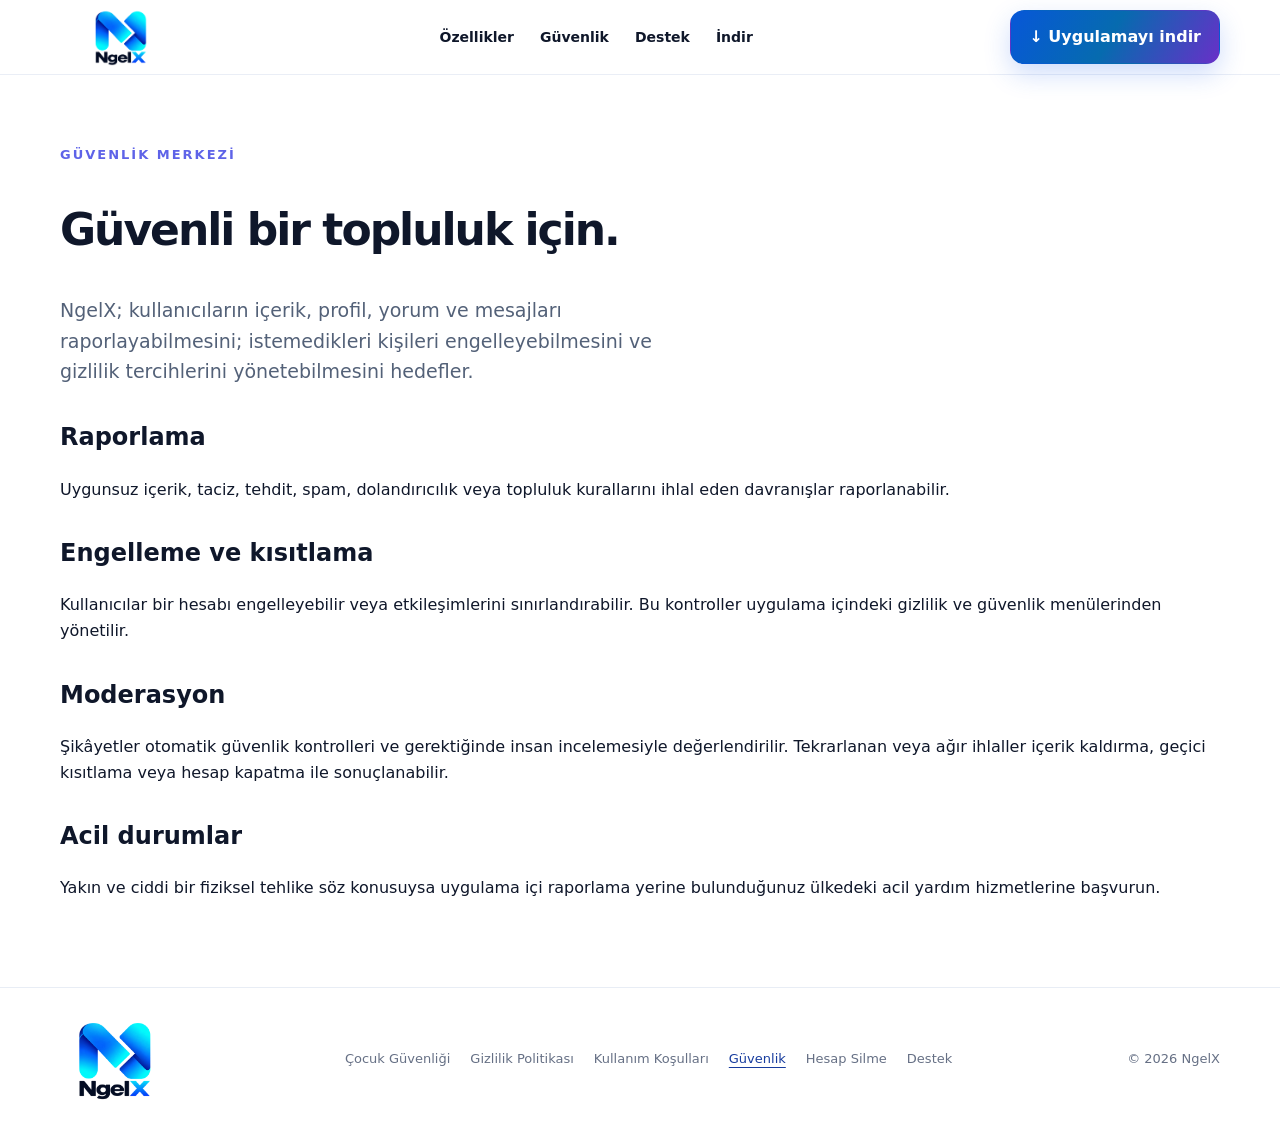
<file: security.html>
<!doctype html><html lang="tr"><head><meta charset="utf-8"><meta name="viewport" content="width=device-width,initial-scale=1"><title>NgelX Güvenlik Merkezi</title><link rel="stylesheet" href="styles.css?v=20261021-web-audit"><meta name="description" content="NgelX güvenlik merkezi: raporlama, engelleme, gizlilik kontrolleri ve destek kanallarına ulaş.">
<link rel="canonical" href="https://ngelxsocial.com/security.html">
<link rel="icon" type="image/png" href="/ngelx-logo-128-2.png">
<meta property="og:type" content="website"><meta property="og:site_name" content="NgelX"><meta property="og:locale" content="tr_TR">
<meta property="og:title" content="NgelX Güvenlik Merkezi"><meta property="og:description" content="NgelX güvenlik merkezi: raporlama, engelleme, gizlilik kontrolleri ve destek kanallarına ulaş."><meta property="og:url" content="https://ngelxsocial.com/security.html">
<meta property="og:image" content="https://ngelxsocial.com/ngelx-brand.png"><meta property="og:image:alt" content="NgelX logosu">
<meta name="twitter:card" content="summary"><meta name="twitter:title" content="NgelX Güvenlik Merkezi"><meta name="twitter:description" content="NgelX güvenlik merkezi: raporlama, engelleme, gizlilik kontrolleri ve destek kanallarına ulaş."><meta name="twitter:image" content="https://ngelxsocial.com/ngelx-brand.png">
<script src="site.js?v=20261021-web-audit" defer></script>
</head><body><a class="skip-link" href="#main-content">İçeriğe geç</a>
<nav class="nav" aria-label="Ana menü"><div class="wrap navin">
<a class="logo brand-logo" href="index.html" aria-label="NgelX ana sayfa"><img src="ngelx-brand.png" alt="NgelX" width="122" height="58"></a>
<div class="navlinks"><a href="index.html#ozellikler">Özellikler</a><a href="index.html#guvenlik">Güvenlik</a><a href="support.html">Destek</a><a href="index.html#download">İndir</a></div>
<details class="mobile-menu"><summary>Menü <span aria-hidden="true">☰</span></summary><div class="mobile-links"><a href="index.html">Ana sayfa</a><a href="index.html#ozellikler">Özellikler</a><a href="security.html" aria-current="page">Güvenlik</a><a href="support.html">Destek</a><a href="privacy.html">Gizlilik</a><a href="index.html#download">APK indir</a></div></details>
<a class="btn primary" href="index.html#download">↓ Uygulamayı indir</a>
</div></nav><main id="main-content" tabindex="-1" class="legal wrap"><div class="eyebrow">Güvenlik Merkezi</div><h1>Güvenli bir topluluk için.</h1><p class="lead">NgelX; kullanıcıların içerik, profil, yorum ve mesajları raporlayabilmesini; istemedikleri kişileri engelleyebilmesini ve gizlilik tercihlerini yönetebilmesini hedefler.</p><h2>Raporlama</h2><p>Uygunsuz içerik, taciz, tehdit, spam, dolandırıcılık veya topluluk kurallarını ihlal eden davranışlar raporlanabilir.</p><h2>Engelleme ve kısıtlama</h2><p>Kullanıcılar bir hesabı engelleyebilir veya etkileşimlerini sınırlandırabilir. Bu kontroller uygulama içindeki gizlilik ve güvenlik menülerinden yönetilir.</p><h2>Moderasyon</h2><p>Şikâyetler otomatik güvenlik kontrolleri ve gerektiğinde insan incelemesiyle değerlendirilir. Tekrarlanan veya ağır ihlaller içerik kaldırma, geçici kısıtlama veya hesap kapatma ile sonuçlanabilir.</p><h2>Acil durumlar</h2><p>Yakın ve ciddi bir fiziksel tehlike söz konusuysa uygulama içi raporlama yerine bulunduğunuz ülkedeki acil yardım hizmetlerine başvurun.</p></main><footer><div class="wrap foot">
<a class="footer-brand" href="index.html" aria-label="NgelX ana sayfa"><img src="ngelx-brand.png" alt="NgelX" width="110" height="58" loading="lazy"></a>
<nav class="footlinks" aria-label="Alt menü"><a href="child-safety.html">Çocuk Güvenliği</a><a href="privacy.html">Gizlilik Politikası</a><a href="terms.html">Kullanım Koşulları</a><a href="security.html" aria-current="page">Güvenlik</a><a href="delete-account.html">Hesap Silme</a><a href="support.html">Destek</a></nav><div>© 2026 NgelX</div></div></footer></body></html>
</file>
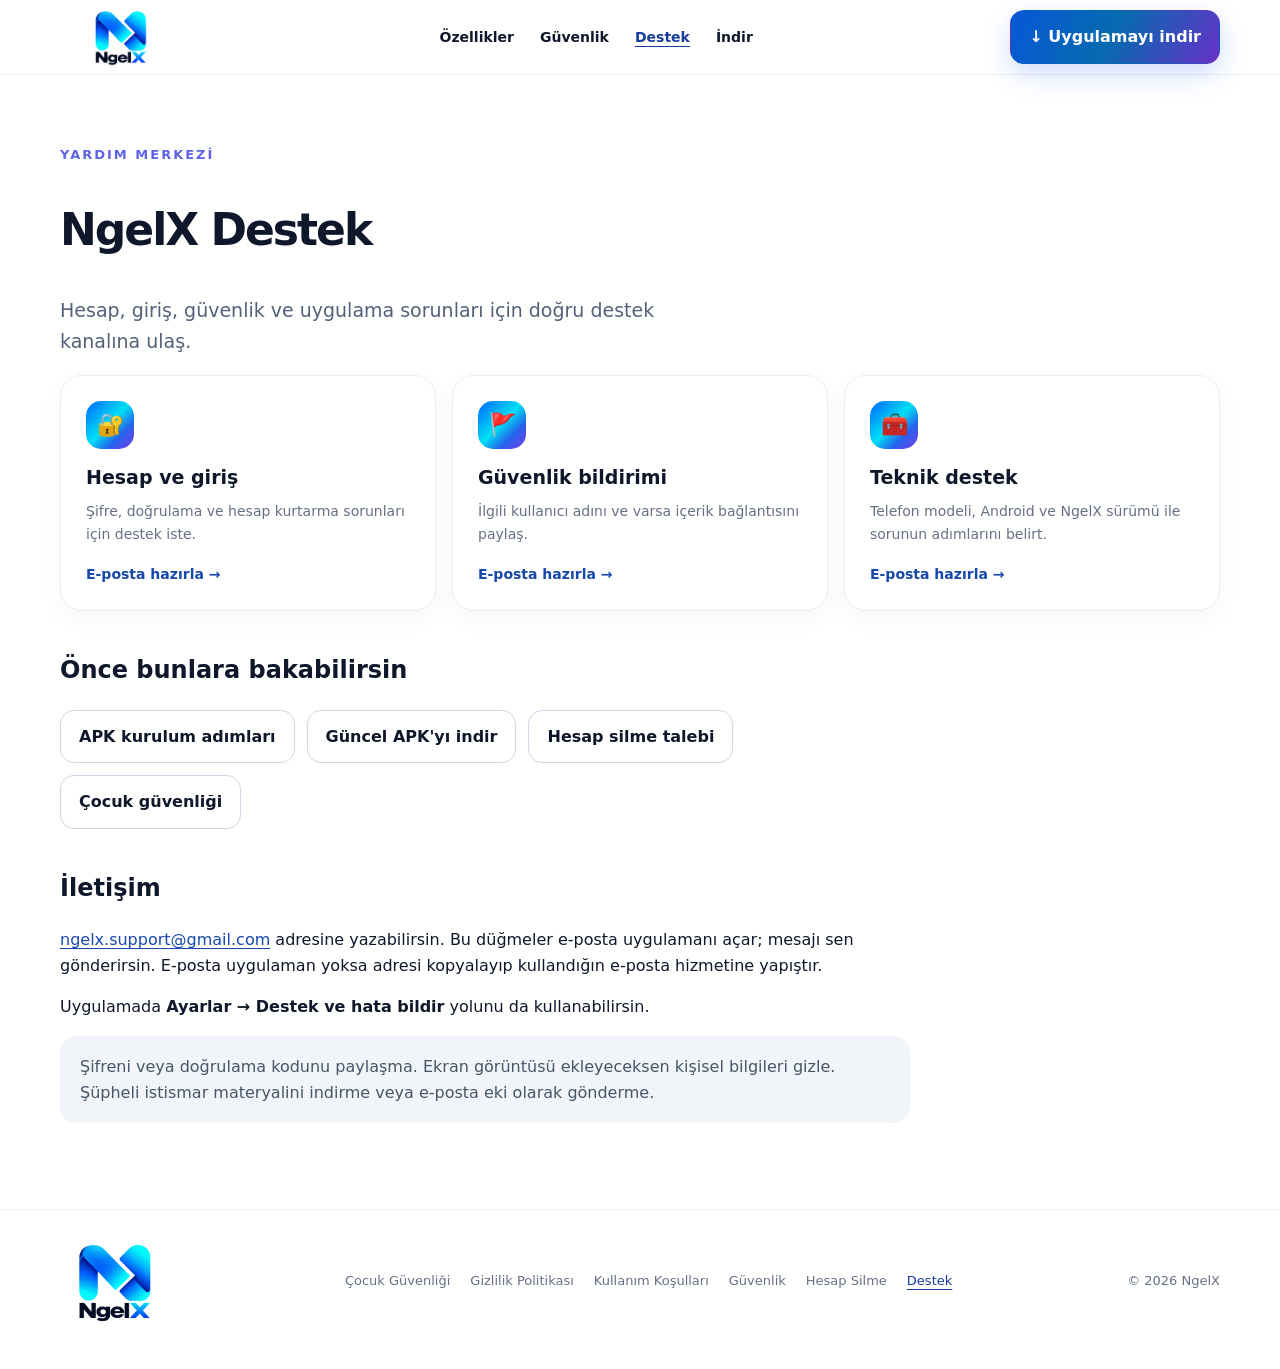
<file: support.html>
<!doctype html><html lang="tr"><head><meta charset="utf-8"><meta name="viewport" content="width=device-width,initial-scale=1"><title>NgelX Destek</title><link rel="stylesheet" href="styles.css?v=20261021-web-audit"><meta name="description" content="NgelX hesap, giriş ve teknik destek kanalları. Android APK kurulumu, güncelleme, güvenlik bildirimleri ve hesap silme yardımı.">
<link rel="canonical" href="https://ngelxsocial.com/support.html">
<link rel="icon" type="image/png" href="/ngelx-logo-128-2.png">
<meta property="og:type" content="website"><meta property="og:site_name" content="NgelX"><meta property="og:locale" content="tr_TR">
<meta property="og:title" content="NgelX Destek"><meta property="og:description" content="NgelX hesap, giriş ve teknik destek kanalları. Android APK kurulumu, güncelleme, güvenlik bildirimleri ve hesap silme yardımı."><meta property="og:url" content="https://ngelxsocial.com/support.html">
<meta property="og:image" content="https://ngelxsocial.com/ngelx-brand.png"><meta property="og:image:alt" content="NgelX logosu">
<meta name="twitter:card" content="summary"><meta name="twitter:title" content="NgelX Destek"><meta name="twitter:description" content="NgelX hesap, giriş ve teknik destek kanalları. Android APK kurulumu, güncelleme, güvenlik bildirimleri ve hesap silme yardımı."><meta name="twitter:image" content="https://ngelxsocial.com/ngelx-brand.png">
<script src="site.js?v=20261021-web-audit" defer></script>
</head><body><a class="skip-link" href="#main-content">İçeriğe geç</a>
<nav class="nav" aria-label="Ana menü"><div class="wrap navin">
<a class="logo brand-logo" href="index.html" aria-label="NgelX ana sayfa"><img src="ngelx-brand.png" alt="NgelX" width="122" height="58"></a>
<div class="navlinks"><a href="index.html#ozellikler">Özellikler</a><a href="index.html#guvenlik">Güvenlik</a><a href="support.html" aria-current="page">Destek</a><a href="index.html#download">İndir</a></div>
<details class="mobile-menu"><summary>Menü <span aria-hidden="true">☰</span></summary><div class="mobile-links"><a href="index.html">Ana sayfa</a><a href="index.html#ozellikler">Özellikler</a><a href="security.html">Güvenlik</a><a href="support.html" aria-current="page">Destek</a><a href="privacy.html">Gizlilik</a><a href="index.html#download">APK indir</a></div></details>
<a class="btn primary" href="index.html#download">↓ Uygulamayı indir</a>
</div></nav><main id="main-content" tabindex="-1" class="legal wrap"><div class="eyebrow">Yardım merkezi</div><h1>NgelX Destek</h1><p class="lead">Hesap, giriş, güvenlik ve uygulama sorunları için doğru destek kanalına ulaş.</p>
<div class="cards support-cards">
<a class="card support-card" href="mailto:ngelx.support@gmail.com?subject=NgelX%20Hesap%20ve%20Giri%C5%9F%20Deste%C4%9Fi"><div class="ico" aria-hidden="true">🔐</div><h2>Hesap ve giriş</h2><p>Şifre, doğrulama ve hesap kurtarma sorunları için destek iste.</p><span class="card-action">E-posta hazırla →</span></a>
<a class="card support-card" href="mailto:ngelx.support@gmail.com?subject=NgelX%20G%C3%BCvenlik%20Bildirimi"><div class="ico" aria-hidden="true">🚩</div><h2>Güvenlik bildirimi</h2><p>İlgili kullanıcı adını ve varsa içerik bağlantısını paylaş.</p><span class="card-action">E-posta hazırla →</span></a>
<a class="card support-card" href="mailto:ngelx.support@gmail.com?subject=NgelX%20Teknik%20Destek"><div class="ico" aria-hidden="true">🧰</div><h2>Teknik destek</h2><p>Telefon modeli, Android ve NgelX sürümü ile sorunun adımlarını belirt.</p><span class="card-action">E-posta hazırla →</span></a>
</div>
<section class="support-section" aria-labelledby="quick-help"><h2 id="quick-help">Önce bunlara bakabilirsin</h2><div class="support-links"><a class="btn ghost" href="index.html#kurulum">APK kurulum adımları</a><a class="btn ghost" href="index.html#download">Güncel APK'yı indir</a><a class="btn ghost" href="delete-account.html">Hesap silme talebi</a><a class="btn ghost" href="child-safety.html">Çocuk güvenliği</a></div></section>
<section class="support-section"><h2>İletişim</h2><p><a href="mailto:ngelx.support@gmail.com">ngelx.support@gmail.com</a> adresine yazabilirsin. Bu düğmeler e-posta uygulamanı açar; mesajı sen gönderirsin. E-posta uygulaman yoksa adresi kopyalayıp kullandığın e-posta hizmetine yapıştır.</p><p>Uygulamada <strong>Ayarlar → Destek ve hata bildir</strong> yolunu da kullanabilirsin.</p><p class="notice">Şifreni veya doğrulama kodunu paylaşma. Ekran görüntüsü ekleyeceksen kişisel bilgileri gizle. Şüpheli istismar materyalini indirme veya e-posta eki olarak gönderme.</p></section>
</main><footer><div class="wrap foot">
<a class="footer-brand" href="index.html" aria-label="NgelX ana sayfa"><img src="ngelx-brand.png" alt="NgelX" width="110" height="58" loading="lazy"></a>
<nav class="footlinks" aria-label="Alt menü"><a href="child-safety.html">Çocuk Güvenliği</a><a href="privacy.html">Gizlilik Politikası</a><a href="terms.html">Kullanım Koşulları</a><a href="security.html">Güvenlik</a><a href="delete-account.html">Hesap Silme</a><a href="support.html" aria-current="page">Destek</a></nav><div>© 2026 NgelX</div></div></footer></body></html>
</file>
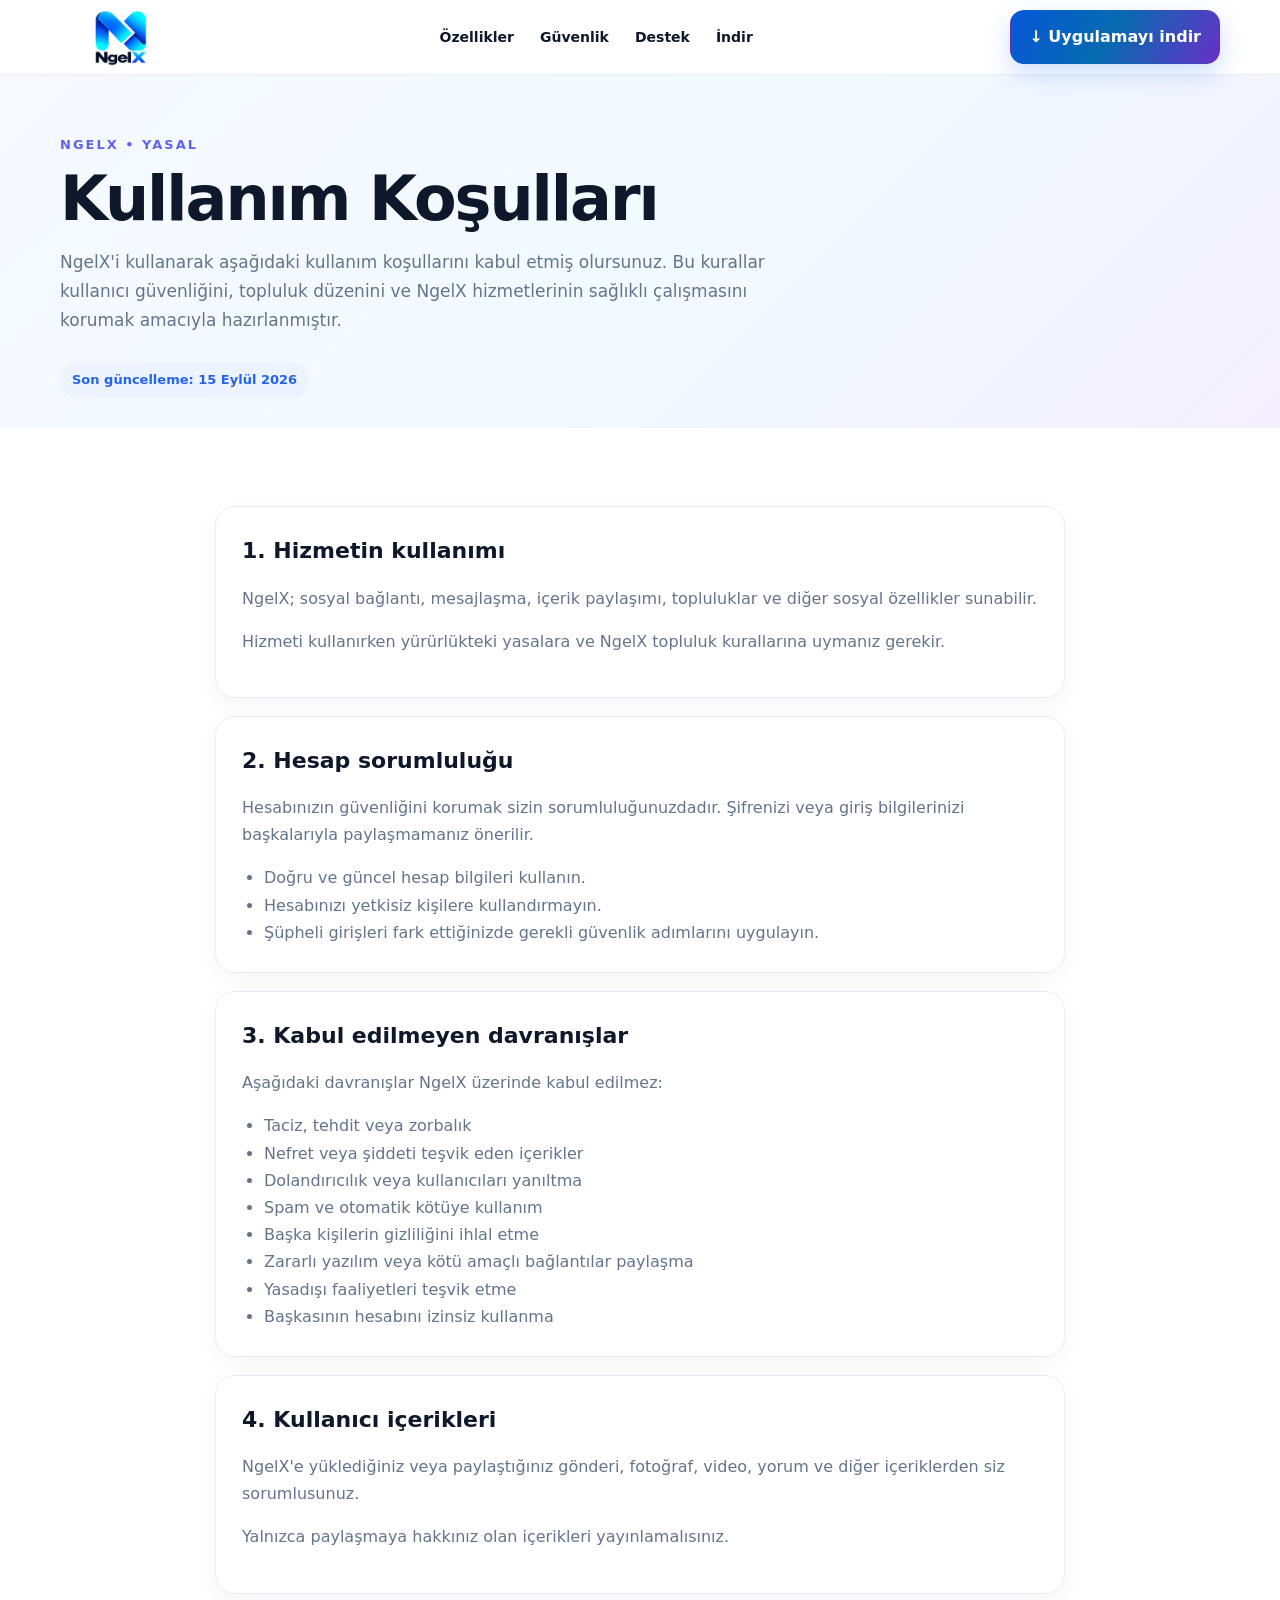
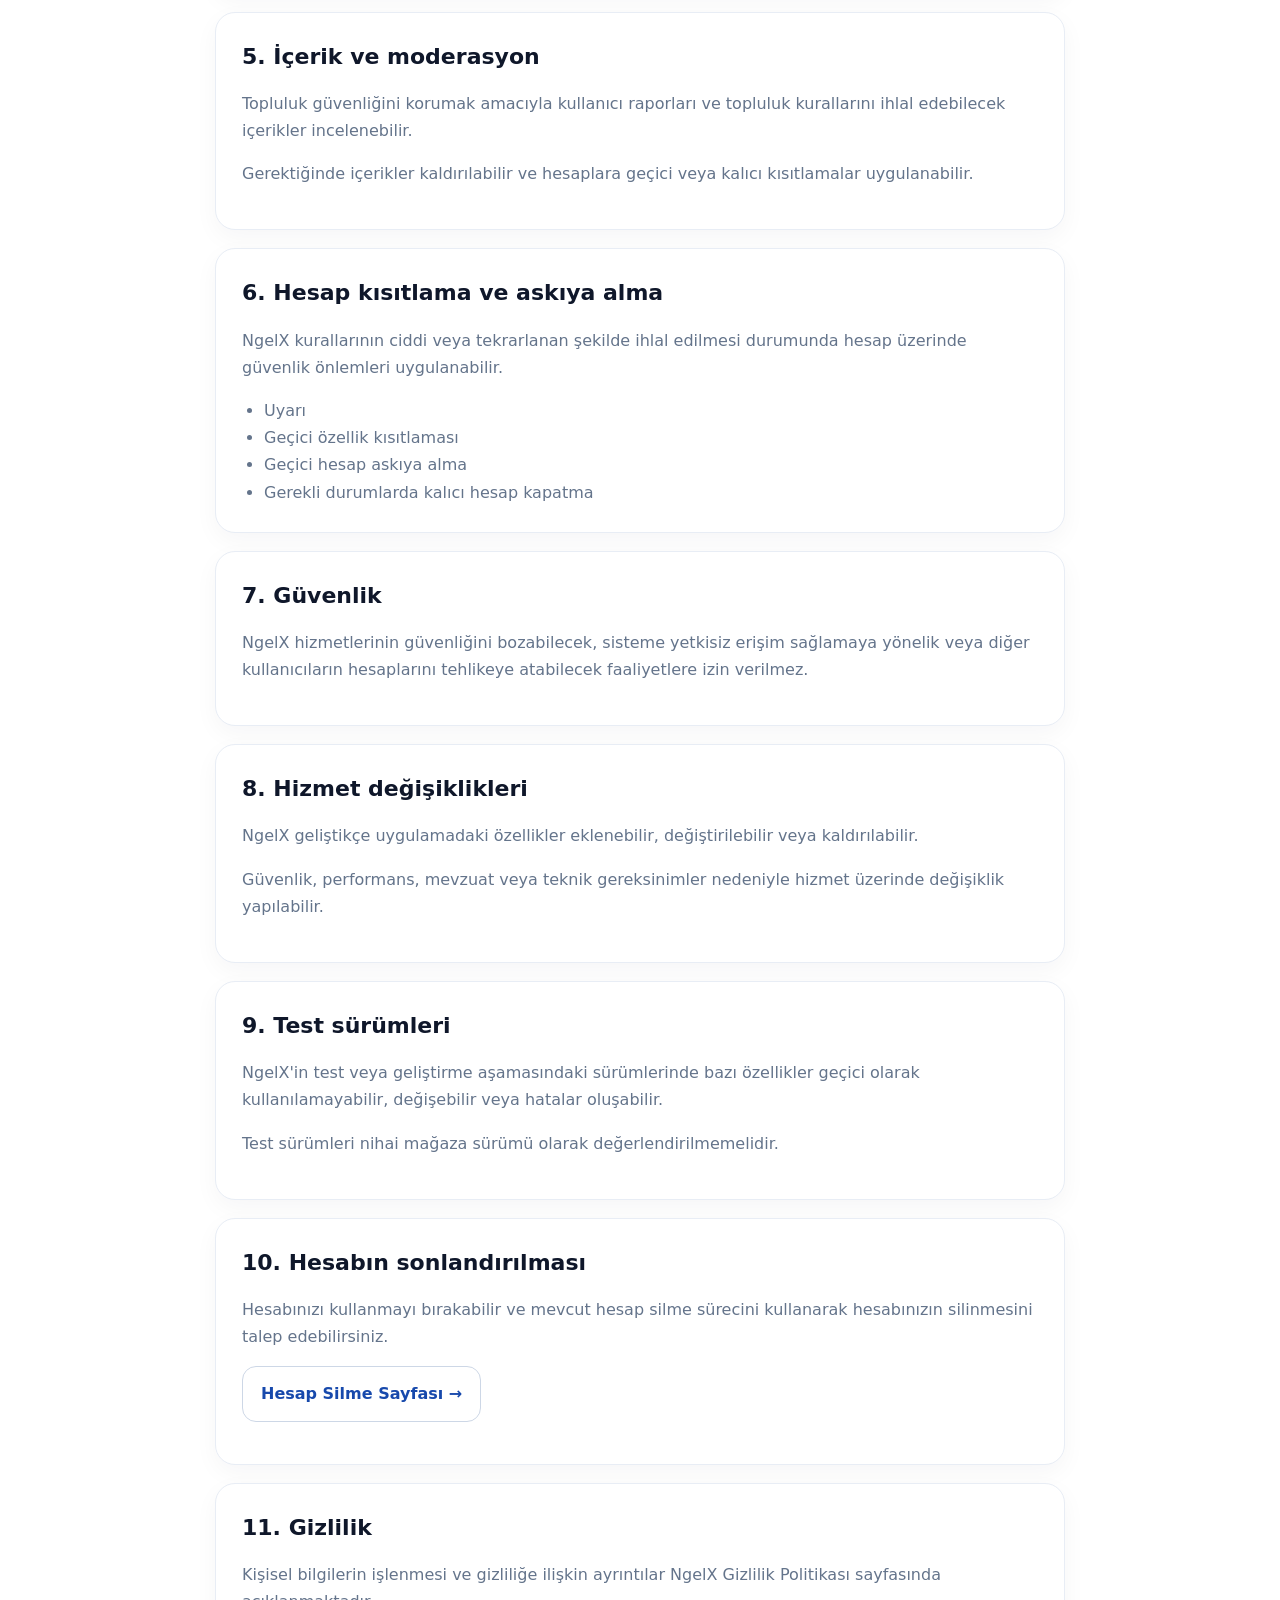
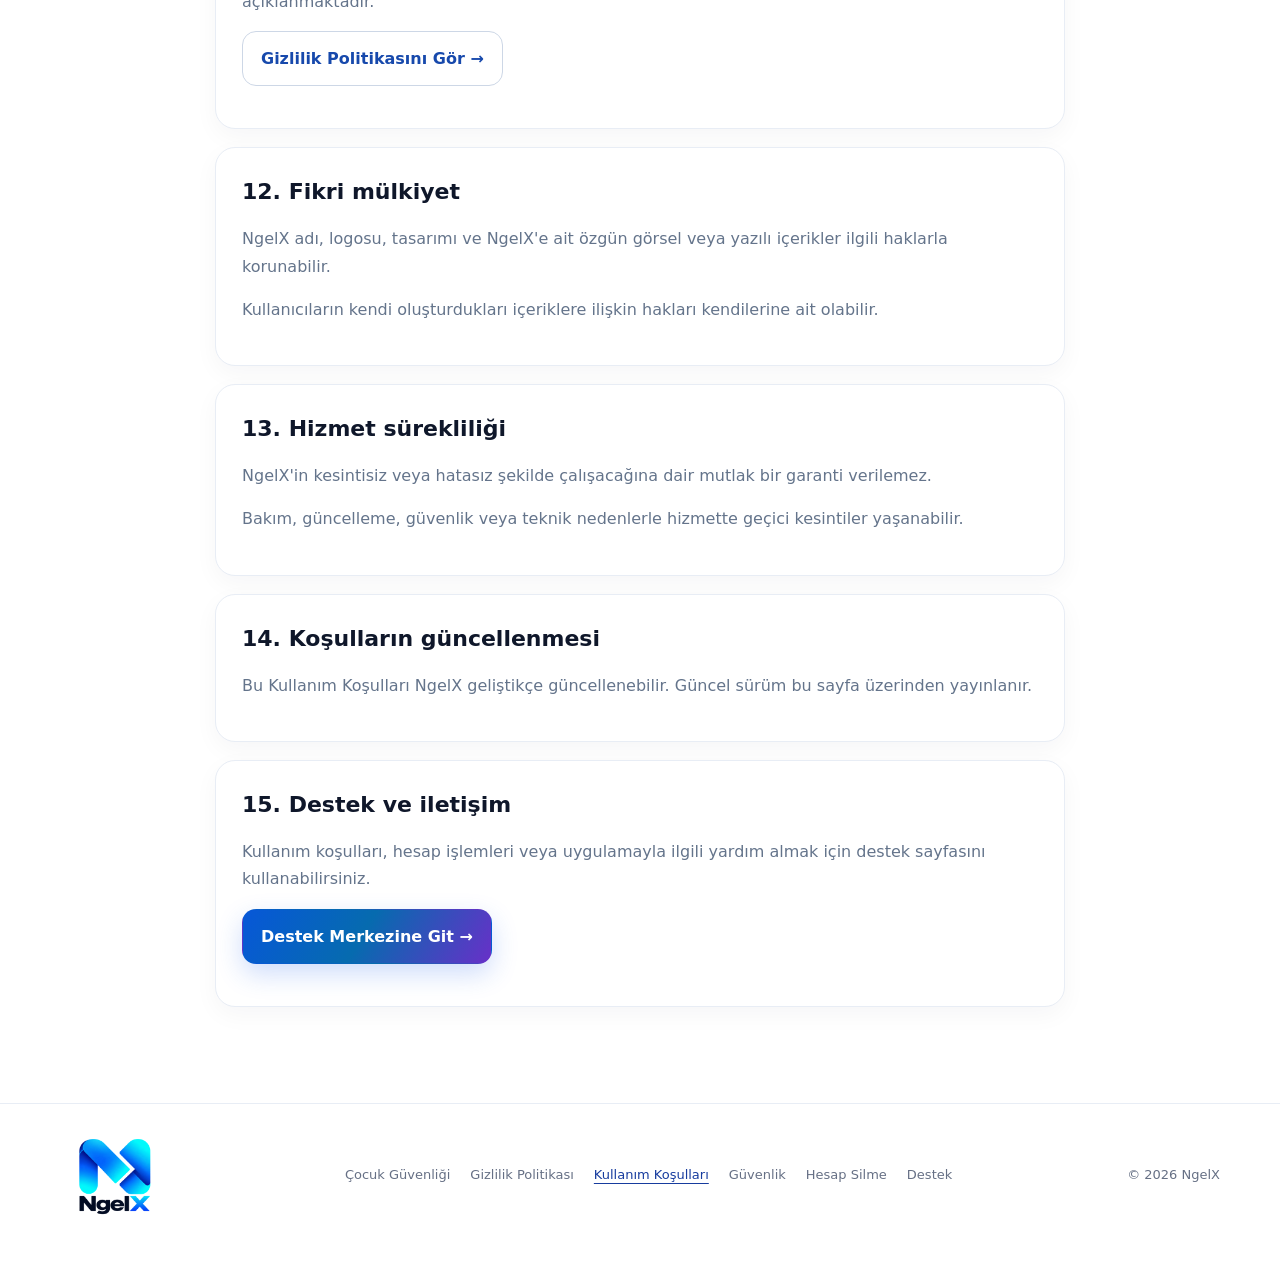
<file: terms.html>
<!doctype html>
<html lang="tr">

<head>
  <meta charset="utf-8">

  <meta
    name="viewport"
    content="width=device-width,initial-scale=1"
  >

  <meta
    name="theme-color"
    content="#ffffff"
  >



  <title>Kullanım Koşulları | NgelX</title>



  <link
    rel="stylesheet"
    href="styles.css?v=20261021-web-audit"
  >

  <style>
    .brand-logo img{
      display:block;
      width:122px;
      height:auto;
      max-height:58px;
      object-fit:contain;
    }

    .terms-hero{
      padding:60px 0 30px;
      background:linear-gradient(
        135deg,
        #f6f9ff,
        #f1fbff,
        #f5f0ff
      );
    }

    .terms-hero h1{
      margin:10px 0 12px;
      font-size:clamp(38px,7vw,62px);
      line-height:1.05;
      letter-spacing:-2px;
    }

    .terms-hero p{
      max-width:720px;
      color:#64748b;
      font-size:17px;
      line-height:1.7;
    }

    .terms-date{
      display:inline-block;
      margin-top:10px;
      padding:8px 12px;
      border-radius:999px;
      background:#eef4ff;
      color:#2563eb;
      font-weight:800;
      font-size:13px;
    }

    .terms-content{
      max-width:850px;
      margin:auto;
    }

    .terms-card{
      margin-bottom:18px;
      padding:26px;
      background:#fff;
      border:1px solid #e8edf5;
      border-radius:20px;
      box-shadow:0 8px 24px rgba(15,23,42,.04);
    }

    .terms-card h2{
      margin:0 0 12px;
      font-size:22px;
      color:#0f172a;
    }

    .terms-card p,
    .terms-card li{
      color:#64748b;
      line-height:1.7;
    }

    .terms-card ul{
      padding-left:22px;
      margin-bottom:0;
    }

    @media(max-width:620px){
      .brand-logo img{
        width:92px;
        max-height:48px;
      }

      .terms-hero{
        padding:42px 0 22px;
      }

      .terms-card{
        padding:20px;
      }
    }
  </style>
<meta name="description" content="NgelX kullanım koşulları, hesap sorumlulukları, topluluk kuralları ve test sürümlerine ilişkin bilgiler.">
<link rel="canonical" href="https://ngelxsocial.com/terms.html">
<link rel="icon" type="image/png" href="/ngelx-logo-128-2.png">
<meta property="og:type" content="website"><meta property="og:site_name" content="NgelX"><meta property="og:locale" content="tr_TR">
<meta property="og:title" content="Kullanım Koşulları | NgelX"><meta property="og:description" content="NgelX kullanım koşulları, hesap sorumlulukları, topluluk kuralları ve test sürümlerine ilişkin bilgiler."><meta property="og:url" content="https://ngelxsocial.com/terms.html">
<meta property="og:image" content="https://ngelxsocial.com/ngelx-brand.png"><meta property="og:image:alt" content="NgelX logosu">
<meta name="twitter:card" content="summary"><meta name="twitter:title" content="Kullanım Koşulları | NgelX"><meta name="twitter:description" content="NgelX kullanım koşulları, hesap sorumlulukları, topluluk kuralları ve test sürümlerine ilişkin bilgiler."><meta name="twitter:image" content="https://ngelxsocial.com/ngelx-brand.png">
<script src="site.js?v=20261021-web-audit" defer></script>
</head>


<body>

<a class="skip-link" href="#main-content">İçeriğe geç</a>
<nav class="nav" aria-label="Ana menü"><div class="wrap navin">
<a class="logo brand-logo" href="index.html" aria-label="NgelX ana sayfa"><img src="ngelx-brand.png" alt="NgelX" width="122" height="58"></a>
<div class="navlinks"><a href="index.html#ozellikler">Özellikler</a><a href="index.html#guvenlik">Güvenlik</a><a href="support.html">Destek</a><a href="index.html#download">İndir</a></div>
<details class="mobile-menu"><summary>Menü <span aria-hidden="true">☰</span></summary><div class="mobile-links"><a href="index.html">Ana sayfa</a><a href="index.html#ozellikler">Özellikler</a><a href="security.html">Güvenlik</a><a href="support.html">Destek</a><a href="privacy.html">Gizlilik</a><a href="index.html#download">APK indir</a></div></details>
<a class="btn primary" href="index.html#download">↓ Uygulamayı indir</a>
</div></nav>


<header class="terms-hero">
  <div class="wrap">

    <div class="eyebrow">
      NgelX • Yasal
    </div>

    <h1>
      Kullanım Koşulları
    </h1>

    <p>
      NgelX'i kullanarak aşağıdaki kullanım koşullarını kabul etmiş
      olursunuz. Bu kurallar kullanıcı güvenliğini, topluluk düzenini
      ve NgelX hizmetlerinin sağlıklı çalışmasını korumak amacıyla
      hazırlanmıştır.
    </p>

    <span class="terms-date">
      Son güncelleme: 15 Eylül 2026
    </span>

  </div>
</header>


<main id="main-content" tabindex="-1" class="section">
  <div class="wrap terms-content">


    <section class="terms-card">
      <h2>1. Hizmetin kullanımı</h2>

      <p>
        NgelX; sosyal bağlantı, mesajlaşma, içerik paylaşımı,
        topluluklar ve diğer sosyal özellikler sunabilir.
      </p>

      <p>
        Hizmeti kullanırken yürürlükteki yasalara ve NgelX topluluk
        kurallarına uymanız gerekir.
      </p>
    </section>


    <section class="terms-card">
      <h2>2. Hesap sorumluluğu</h2>

      <p>
        Hesabınızın güvenliğini korumak sizin sorumluluğunuzdadır.
        Şifrenizi veya giriş bilgilerinizi başkalarıyla paylaşmamanız
        önerilir.
      </p>

      <ul>
        <li>Doğru ve güncel hesap bilgileri kullanın.</li>
        <li>Hesabınızı yetkisiz kişilere kullandırmayın.</li>
        <li>Şüpheli girişleri fark ettiğinizde gerekli güvenlik adımlarını uygulayın.</li>
      </ul>
    </section>


    <section class="terms-card">
      <h2>3. Kabul edilmeyen davranışlar</h2>

      <p>
        Aşağıdaki davranışlar NgelX üzerinde kabul edilmez:
      </p>

      <ul>
        <li>Taciz, tehdit veya zorbalık</li>
        <li>Nefret veya şiddeti teşvik eden içerikler</li>
        <li>Dolandırıcılık veya kullanıcıları yanıltma</li>
        <li>Spam ve otomatik kötüye kullanım</li>
        <li>Başka kişilerin gizliliğini ihlal etme</li>
        <li>Zararlı yazılım veya kötü amaçlı bağlantılar paylaşma</li>
        <li>Yasadışı faaliyetleri teşvik etme</li>
        <li>Başkasının hesabını izinsiz kullanma</li>
      </ul>
    </section>


    <section class="terms-card">
      <h2>4. Kullanıcı içerikleri</h2>

      <p>
        NgelX'e yüklediğiniz veya paylaştığınız gönderi, fotoğraf,
        video, yorum ve diğer içeriklerden siz sorumlusunuz.
      </p>

      <p>
        Yalnızca paylaşmaya hakkınız olan içerikleri yayınlamalısınız.
      </p>
    </section>


    <section class="terms-card">
      <h2>5. İçerik ve moderasyon</h2>

      <p>
        Topluluk güvenliğini korumak amacıyla kullanıcı raporları ve
        topluluk kurallarını ihlal edebilecek içerikler incelenebilir.
      </p>

      <p>
        Gerektiğinde içerikler kaldırılabilir ve hesaplara geçici veya
        kalıcı kısıtlamalar uygulanabilir.
      </p>
    </section>


    <section class="terms-card">
      <h2>6. Hesap kısıtlama ve askıya alma</h2>

      <p>
        NgelX kurallarının ciddi veya tekrarlanan şekilde ihlal
        edilmesi durumunda hesap üzerinde güvenlik önlemleri
        uygulanabilir.
      </p>

      <ul>
        <li>Uyarı</li>
        <li>Geçici özellik kısıtlaması</li>
        <li>Geçici hesap askıya alma</li>
        <li>Gerekli durumlarda kalıcı hesap kapatma</li>
      </ul>
    </section>


    <section class="terms-card">
      <h2>7. Güvenlik</h2>

      <p>
        NgelX hizmetlerinin güvenliğini bozabilecek, sisteme yetkisiz
        erişim sağlamaya yönelik veya diğer kullanıcıların hesaplarını
        tehlikeye atabilecek faaliyetlere izin verilmez.
      </p>
    </section>


    <section class="terms-card">
      <h2>8. Hizmet değişiklikleri</h2>

      <p>
        NgelX geliştikçe uygulamadaki özellikler eklenebilir,
        değiştirilebilir veya kaldırılabilir.
      </p>

      <p>
        Güvenlik, performans, mevzuat veya teknik gereksinimler
        nedeniyle hizmet üzerinde değişiklik yapılabilir.
      </p>
    </section>


    <section class="terms-card">
      <h2>9. Test sürümleri</h2>

      <p>
        NgelX'in test veya geliştirme aşamasındaki sürümlerinde bazı
        özellikler geçici olarak kullanılamayabilir, değişebilir veya
        hatalar oluşabilir.
      </p>

      <p>
        Test sürümleri nihai mağaza sürümü olarak değerlendirilmemelidir.
      </p>
    </section>


    <section class="terms-card">
      <h2>10. Hesabın sonlandırılması</h2>

      <p>
        Hesabınızı kullanmayı bırakabilir ve mevcut hesap silme
        sürecini kullanarak hesabınızın silinmesini talep edebilirsiniz.
      </p>

      <p>
        <a
          class="btn ghost"
          href="delete-account.html"
        >
          Hesap Silme Sayfası →
        </a>
      </p>
    </section>


    <section class="terms-card">
      <h2>11. Gizlilik</h2>

      <p>
        Kişisel bilgilerin işlenmesi ve gizliliğe ilişkin ayrıntılar
        NgelX Gizlilik Politikası sayfasında açıklanmaktadır.
      </p>

      <p>
        <a
          class="btn ghost"
          href="privacy.html"
        >
          Gizlilik Politikasını Gör →
        </a>
      </p>
    </section>


    <section class="terms-card">
      <h2>12. Fikri mülkiyet</h2>

      <p>
        NgelX adı, logosu, tasarımı ve NgelX'e ait özgün görsel veya
        yazılı içerikler ilgili haklarla korunabilir.
      </p>

      <p>
        Kullanıcıların kendi oluşturdukları içeriklere ilişkin hakları
        kendilerine ait olabilir.
      </p>
    </section>


    <section class="terms-card">
      <h2>13. Hizmet sürekliliği</h2>

      <p>
        NgelX'in kesintisiz veya hatasız şekilde çalışacağına dair
        mutlak bir garanti verilemez.
      </p>

      <p>
        Bakım, güncelleme, güvenlik veya teknik nedenlerle hizmette
        geçici kesintiler yaşanabilir.
      </p>
    </section>


    <section class="terms-card">
      <h2>14. Koşulların güncellenmesi</h2>

      <p>
        Bu Kullanım Koşulları NgelX geliştikçe güncellenebilir.
        Güncel sürüm bu sayfa üzerinden yayınlanır.
      </p>
    </section>


    <section class="terms-card">
      <h2>15. Destek ve iletişim</h2>

      <p>
        Kullanım koşulları, hesap işlemleri veya uygulamayla ilgili
        yardım almak için destek sayfasını kullanabilirsiniz.
      </p>

      <p>
        <a
          class="btn primary"
          href="support.html"
        >
          Destek Merkezine Git →
        </a>
      </p>
    </section>


  </div>
</main>


<footer><div class="wrap foot">
<a class="footer-brand" href="index.html" aria-label="NgelX ana sayfa"><img src="ngelx-brand.png" alt="NgelX" width="110" height="58" loading="lazy"></a>
<nav class="footlinks" aria-label="Alt menü"><a href="child-safety.html">Çocuk Güvenliği</a><a href="privacy.html">Gizlilik Politikası</a><a href="terms.html" aria-current="page">Kullanım Koşulları</a><a href="security.html">Güvenlik</a><a href="delete-account.html">Hesap Silme</a><a href="support.html">Destek</a></nav><div>© 2026 NgelX</div></div></footer>

</body>
</html>
</file>
<file: styles.css>
:root{
  --bg:#ffffff;
  --ink:#0f172a;
  --muted:#64748b;
  --line:#e8edf5;
  --soft:#f7f9fc;
  --blue:#2563eb;
  --cyan:#00dff5;
  --purple:#7c3aed;
  --green:#16a34a;
  --danger:#ef4444;

  --grad:linear-gradient(
    135deg,
    #0066ff 0%,
    #00dff5 48%,
    #2563eb 72%,
    #7c3aed 100%
  );

  --shadow:0 18px 50px rgba(15,23,42,.08);
  --radius:24px;
}

*{
  box-sizing:border-box;
}

html{
  scroll-behavior:smooth;
  overflow-x:hidden;
}

body{
  margin:0;
  min-width:0;
  overflow-x:hidden;
  font-family:
    Inter,
    ui-sans-serif,
    system-ui,
    -apple-system,
    BlinkMacSystemFont,
    "Segoe UI",
    sans-serif;
  color:var(--ink);
  background:var(--bg);
  line-height:1.6;
}

img{
  display:block;
  max-width:100%;
  height:auto;
}

a{
  color:inherit;
  text-decoration:none;
}

.wrap{
  width:min(1160px,calc(100% - 36px));
  margin:auto;
}


/* =========================
   ÜST MENÜ
========================= */

.nav{
  position:sticky;
  top:0;
  z-index:20;
  background:rgba(255,255,255,.94);
  backdrop-filter:blur(14px);
  border-bottom:1px solid rgba(232,237,245,.9);
}

.navin{
  min-height:74px;
  display:flex;
  align-items:center;
  justify-content:space-between;
  gap:22px;
}

.logo{
  flex-shrink:0;
}

.brand-logo{
  display:flex;
  align-items:center;
}

.brand-logo img{
  width:122px;
  max-height:58px;
  object-fit:contain;
}

.navlinks{
  display:flex;
  align-items:center;
  gap:26px;
  font-size:14px;
  font-weight:700;
}

.navlinks a{
  transition:.2s;
}

.navlinks a:hover{
  color:var(--blue);
}


/* =========================
   BUTONLAR
========================= */

.btn{
  display:inline-flex;
  align-items:center;
  justify-content:center;
  gap:9px;
  border-radius:14px;
  padding:13px 18px;
  font-weight:800;
  border:1px solid transparent;
  transition:
    transform .2s,
    box-shadow .2s,
    opacity .2s;
  white-space:nowrap;
}

.btn:hover{
  transform:translateY(-1px);
}

.btn.primary{
  background:var(--grad);
  color:#fff;
  box-shadow:0 10px 26px rgba(37,99,235,.22);
}

.btn.ghost{
  border-color:#cdd7e6;
  background:#fff;
}

.btn.dark{
  background:#10131a;
  color:#fff;
}


/* =========================
   HERO
========================= */

.hero{
  padding:72px 0 58px;
  overflow:hidden;

  background:
    radial-gradient(
      circle at 90% 25%,
      rgba(0,223,245,.12),
      transparent 32%
    ),
    radial-gradient(
      circle at 78% 70%,
      rgba(37,99,235,.10),
      transparent 30%
    );
}

.hero-grid{
  display:grid;
  grid-template-columns:1.02fr .98fr;
  align-items:center;
  gap:46px;
}

.eyebrow{
  font-size:13px;
  font-weight:900;
  letter-spacing:2px;
  color:#5e63e8;
  text-transform:uppercase;
}

.hero h1{
  font-size:clamp(44px,6vw,76px);
  line-height:1.01;
  letter-spacing:-4px;
  margin:14px 0 18px;
}

.gradient{
  background:var(--grad);
  -webkit-background-clip:text;
  background-clip:text;
  color:transparent;
}

.lead{
  font-size:19px;
  color:#536178;
  max-width:630px;
}


/* =========================
   MAĞAZA BUTONLARI
========================= */

.store-row{
  display:flex;
  gap:12px;
  flex-wrap:wrap;
  margin:28px 0 25px;
}

.store{
  min-width:205px;
  min-height:72px;
  padding:12px 17px;
  border-radius:18px;

  display:flex;
  align-items:center;
  gap:12px;

  font-weight:800;
  transition:
    transform .2s,
    box-shadow .2s,
    opacity .2s;
}

.store:hover{
  transform:translateY(-2px);
}

.store.play{
  background:var(--grad);
  color:#fff;
  box-shadow:0 12px 30px rgba(37,99,235,.20);
}

.store.apple{
  background:#111827;
  color:#fff;
}

.store.apple[aria-disabled="true"]{
  opacity:.58;
  cursor:not-allowed;
  pointer-events:none;
}

.store .icon{
  flex:0 0 auto;
  font-size:24px;
}

.store small{
  display:block;
  font-size:11px;
  opacity:.85;
  font-weight:600;
}


/* =========================
   KISA ÖZELLİKLER
========================= */

.metrics{
  display:flex;
  gap:25px;
  flex-wrap:wrap;
  color:#475569;
  font-size:13px;
}

.metrics strong{
  display:block;
  color:#111827;
  font-size:18px;
}


/* =========================
   TELEFON TASARIMLARI
========================= */

.phones{
  position:relative;
  min-height:520px;
  width:100%;
}

.phone{
  position:absolute;

  width:245px;
  height:500px;

  border:10px solid #111827;
  border-radius:42px;

  background:#fff;

  box-shadow:
    0 30px 60px rgba(15,23,42,.18);

  overflow:hidden;
}

.phone:before{
  content:"";

  position:absolute;
  z-index:5;

  width:78px;
  height:22px;

  border-radius:0 0 16px 16px;

  background:#111827;

  top:0;
  left:50%;

  transform:translateX(-50%);
}

.p1{
  left:0;
  top:45px;
  transform:rotate(-3deg);
}

.p2{
  left:168px;
  top:0;
  z-index:3;
}

.p3{
  right:0;
  top:52px;
  transform:rotate(4deg);
}

.screen{
  padding:34px 14px 14px;
  font-size:10px;
  height:100%;

  background:
    linear-gradient(#fff,#fbfdff);

  overflow:hidden;
}

.app-head{
  font-size:17px;
  font-weight:900;
  text-align:center;
  margin-bottom:12px;
}

.search{
  background:#f1f5f9;
  border-radius:10px;
  padding:8px 10px;
  color:#94a3b8;
  margin-bottom:12px;
}

.chat{
  display:flex;
  align-items:center;
  gap:8px;

  padding:9px 2px;

  border-bottom:
    1px solid #eef2f7;
}

.chat > div:last-child{
  min-width:0;
  overflow:hidden;
  text-overflow:ellipsis;
}

.avatar{
  flex:0 0 30px;

  width:30px;
  height:30px;

  border-radius:50%;

  background:var(--grad);

  display:grid;
  place-items:center;

  color:#fff;
  font-weight:900;
}

.chat b{
  display:block;
  font-size:10px;
}

.feed-card{
  border:1px solid #eef2f7;
  border-radius:16px;

  overflow:hidden;

  background:#fff;
}

.cover{
  height:210px;

  background:
    linear-gradient(
      180deg,
      #a8d7ff,
      #ffd48a 58%,
      #b77b52
    );

  position:relative;
}

.cover:after{
  content:"✦  ◯  ✦";

  position:absolute;

  color:#fff;
  font-size:26px;

  bottom:28px;
  left:45px;

  letter-spacing:18px;
}

.post-meta{
  padding:11px;
}

.profile-top{
  height:132px;

  background:
    linear-gradient(
      145deg,
      #90cdf4,
      #355b8a 60%,
      #1e293b
    );
}

.profile-avatar{
  width:74px;
  height:74px;

  border-radius:50%;

  background:var(--grad);

  border:4px solid #fff;

  margin:-36px auto 6px;

  display:grid;
  place-items:center;

  color:white;
  font-size:24px;
  font-weight:900;
}

.center{
  text-align:center;
}

.stats{
  display:flex;
  justify-content:space-around;

  border-top:1px solid #eef2f7;
  border-bottom:1px solid #eef2f7;

  padding:9px 0;
  margin:12px 0;
}

.grid9{
  display:grid;
  grid-template-columns:repeat(3,1fr);
  gap:4px;
}

.grid9 span{
  aspect-ratio:1;

  background:
    linear-gradient(
      145deg,
      #dbeafe,
      #c4b5fd
    );

  border-radius:4px;
}


/* =========================
   GENEL BÖLÜMLER
========================= */

.section{
  padding:78px 0;
}

.soft{
  background:#f8fafc;
}

.section-title{
  display:flex;
  justify-content:space-between;
  gap:30px;
  align-items:end;

  margin-bottom:30px;
}

.section-title h2{
  font-size:40px;
  line-height:1.08;
  letter-spacing:-2px;
  margin:7px 0;
}

.section-title p{
  max-width:470px;
  color:#667085;
}


/* =========================
   ÖZELLİK KARTLARI
========================= */

.cards{
  display:grid;
  grid-template-columns:repeat(3,1fr);
  gap:16px;
}

.card{
  padding:25px;

  border:1px solid var(--line);
  border-radius:22px;

  background:#fff;

  box-shadow:
    0 8px 26px rgba(15,23,42,.04);

  transition:
    transform .2s,
    box-shadow .2s,
    border-color .2s;
}

.card:hover{
  transform:translateY(-3px);

  border-color:#d8e3f4;

  box-shadow:
    0 16px 34px rgba(15,23,42,.08);
}

.ico{
  width:48px;
  height:48px;

  border-radius:15px;

  background:var(--grad);

  display:grid;
  place-items:center;

  color:#fff;
  font-size:22px;

  margin-bottom:13px;
}

.card h3{
  margin:0 0 5px;
}

.card p{
  margin:0;

  color:#667085;
  font-size:14px;
}


/* =========================
   GÜVENLİK
========================= */

.security{
  display:grid;
  grid-template-columns:.85fr 1.15fr;
  gap:48px;
  align-items:center;
}

.security-panel{
  background:#fff;

  border:1px solid var(--line);
  border-radius:24px;

  padding:20px;

  box-shadow:var(--shadow);

  display:grid;
  grid-template-columns:180px 1fr;
  gap:16px;

  min-width:0;
}

.side{
  background:#f6f8fc;
  border-radius:16px;
  padding:12px;
}

.side div{
  padding:10px;

  border-radius:10px;

  font-size:13px;
}

.side div:first-child{
  background:#eaf1ff;

  color:#1d4ed8;

  font-weight:800;
}

.report{
  display:flex;
  gap:12px;
  align-items:center;

  border:1px solid var(--line);
  border-radius:14px;

  padding:13px;
  margin-bottom:9px;
}

.report > div:last-child{
  min-width:0;
}

.report b{
  display:block;
  font-size:14px;
}

.report span{
  display:block;

  font-size:12px;
  color:#667085;
}

.dot{
  flex:0 0 34px;

  width:34px;
  height:34px;

  border-radius:10px;

  display:grid;
  place-items:center;

  background:#eef2ff;
}


/* =========================
   NASIL ÇALIŞIR
========================= */

.steps{
  display:grid;
  grid-template-columns:repeat(3,1fr);
  gap:22px;
}

.step{
  padding:22px;

  border-top:
    1px solid var(--line);
}

.num{
  width:42px;
  height:42px;

  border-radius:50%;

  background:var(--grad);

  color:#fff;

  display:grid;
  place-items:center;

  font-weight:900;
}


/* =========================
   ALT İNDİRME ALANI
========================= */

.cta{
  border-radius:28px;

  padding:36px;

  background:
    linear-gradient(
      120deg,
      #f0f5ff,
      #e9fbff,
      #eee8ff
    );

  display:flex;
  align-items:center;
  justify-content:space-between;

  gap:25px;

  overflow:hidden;
}

.cta > div:first-child{
  min-width:0;
}

.cta h2{
  font-size:36px;
  line-height:1.1;

  margin:4px 0 10px;
}

.mini-phone{
  flex:0 0 auto;

  width:170px;
  height:250px;

  border:8px solid #111827;
  border-radius:32px;

  background:var(--grad);

  transform:rotate(7deg);

  display:grid;
  place-items:center;

  color:#fff;
  font-size:28px;
  font-weight:900;

  box-shadow:var(--shadow);
}


/* =========================
   FOOTER
========================= */

footer{
  padding:30px 0 46px;

  border-top:
    1px solid var(--line);

  color:#667085;
  font-size:13px;
}

.foot{
  display:flex;
  align-items:center;
  justify-content:space-between;

  gap:22px;

  flex-wrap:wrap;
}

.footer-brand{
  display:flex;
  align-items:center;
  flex-shrink:0;
}

.footer-brand img{
  width:110px;
  height:auto;
  object-fit:contain;
}

.footlinks{
  display:flex;
  align-items:center;

  gap:20px;

  flex-wrap:wrap;
}

.footlinks a:hover{
  color:var(--blue);
}


/* =========================
   YASAL / DESTEK SAYFALARI
========================= */

.legal{
  padding:70px 0;
}

.legal h1{
  font-size:44px;
  letter-spacing:-2px;
}

.legal h2{
  margin-top:32px;
}

.notice{
  padding:18px 20px;

  border-radius:16px;

  background:#f1f5f9;

  color:#475569;
}

.form-card{
  max-width:720px;

  padding:28px;

  border:1px solid var(--line);
  border-radius:22px;

  background:#fff;

  box-shadow:var(--shadow);
}


/* =========================
   TABLET
========================= */

@media(max-width:900px){

  .navlinks{
    display:none;
  }

  .hero-grid,
  .security{
    grid-template-columns:1fr;
  }

  .hero{
    padding-top:50px;
  }

  .phones{
    min-height:470px;
    transform:scale(.85);
    transform-origin:top center;
  }

  .cards{
    grid-template-columns:1fr 1fr;
  }

  .section-title{
    display:block;
  }

  .security-panel{
    grid-template-columns:1fr;
  }

  .side{
    display:none;
  }

  .cta{
    align-items:flex-end;
  }

  .mini-phone{
    width:130px;
    height:200px;
  }

  .steps{
    grid-template-columns:1fr;
  }
}


/* =========================
   TELEFON
========================= */

@media(max-width:620px){

  .wrap{
    width:calc(100% - 24px);
  }

  .navin{
    min-height:66px;
    gap:10px;
  }

  .brand-logo img{
    width:90px;
    max-height:48px;
  }

  .nav .btn{
    flex-shrink:0;

    padding:10px 11px;

    border-radius:12px;

    font-size:11px;

    max-width:148px;

    white-space:normal;

    line-height:1.15;

    text-align:center;
  }

  .hero{
    padding:
      42px 0
      42px;
  }

  .hero h1{
    font-size:clamp(40px,12vw,58px);

    letter-spacing:-2.6px;

    overflow-wrap:anywhere;
  }

  .lead{
    font-size:16px;
  }

  .store-row{
    display:grid;
    grid-template-columns:1fr 1fr;

    gap:10px;

    width:100%;
  }

  .store{
    width:100%;

    min-width:0;
    min-height:72px;

    padding:11px 12px;

    border-radius:16px;

    overflow:hidden;
  }

  .store > span:last-child{
    min-width:0;

    line-height:1.25;
  }

  .store .icon{
    font-size:21px;
  }

  .store small{
    margin-top:4px;
  }

  .metrics{
    display:grid;

    grid-template-columns:
      repeat(3,1fr);

    gap:10px;
  }

  .metrics > div{
    min-width:0;

    font-size:11px;
  }

  .metrics strong{
    font-size:15px;
  }

  .phones{
    min-height:390px;

    margin:
      12px -12px 0;

    transform:none;
  }

  .phone{
    width:178px;
    height:370px;

    border-width:7px;

    border-radius:32px;
  }

  .phone:before{
    width:60px;
    height:18px;
  }

  .p1{
    left:-22px;
    top:38px;

    transform:
      rotate(-4deg)
      scale(.92);
  }

  .p2{
    left:50%;
    top:0;

    transform:
      translateX(-50%);

    z-index:4;
  }

  .p3{
    right:-22px;
    top:40px;

    transform:
      rotate(4deg)
      scale(.92);
  }

  .screen{
    padding:
      27px 9px 9px;
  }

  .cover{
    height:142px;
  }

  .cover:after{
    font-size:18px;

    left:28px;

    letter-spacing:10px;
  }

  .section{
    padding:
      56px 0;
  }

  .section-title{
    margin-bottom:22px;
  }

  .section-title h2{
    font-size:31px;

    letter-spacing:-1.4px;
  }

  .cards{
    grid-template-columns:1fr;
  }

  .card{
    padding:22px;
  }

  .security{
    gap:28px;
  }

  .security-panel{
    padding:14px;
  }

  .report{
    align-items:flex-start;
  }

  .cta{
    display:block;

    padding:26px 20px;

    border-radius:24px;
  }

  .cta h2{
    font-size:29px;

    letter-spacing:-1px;
  }

  .cta .store-row{
    margin-bottom:0;
  }

  .mini-phone{
    display:none;
  }

  .footer-brand img{
    width:100px;
  }

  .foot{
    display:block;
  }

  .footlinks{
    display:grid;

    grid-template-columns:
      1fr 1fr;

    gap:10px 16px;

    margin:
      18px 0;
  }

  .legal{
    padding:
      46px 0;
  }

  .legal h1{
    font-size:34px;
  }
}


/* =========================
   ÇOK KÜÇÜK TELEFON
========================= */

@media(max-width:390px){

  .brand-logo img{
    width:82px;
  }

  .nav .btn{
    max-width:132px;
    font-size:10px;
    padding:9px 8px;
  }

  .store-row{
    grid-template-columns:1fr;
  }

  .metrics{
    grid-template-columns:1fr 1fr;
  }

  .hero h1{
    font-size:39px;
  }

  .phone{
    width:164px;
    height:350px;
  }

  .p1{
    left:-38px;
  }

  .p3{
    right:-38px;
  }

  .footlinks{
    grid-template-columns:1fr;
  }
}
html{
  scroll-padding-top:90px;
}

@media(max-width:620px){
  .store{
    padding-left:10px;
    padding-right:10px;
  }

  .store > span:last-child{
    font-size:15px;
  }

  .store.play > span:last-child{
    white-space:nowrap;
  }
}
/* ANDROID KURULUM */

.install-section{
  background:#fff;
}

.install-steps{
  display:grid;
  grid-template-columns:repeat(4,1fr);
  gap:16px;
}

.install-card{
  padding:22px;
  border:1px solid var(--line);
  border-radius:20px;
  background:#fff;
  box-shadow:0 8px 26px rgba(15,23,42,.04);
}

.install-number{
  width:42px;
  height:42px;
  border-radius:50%;
  display:grid;
  place-items:center;
  background:var(--grad);
  color:#fff;
  font-weight:900;
  margin-bottom:14px;
}

.install-card h3{
  margin:0 0 8px;
}

.install-card p{
  margin:0;
  color:#667085;
  font-size:14px;
}


/* SIK SORULAN SORULAR */

.faq-section{
  background:#f8fafc;
}

.faq-list{
  max-width:850px;
  margin:auto;
}

.faq-item{
  background:#fff;
  border:1px solid var(--line);
  border-radius:16px;
  margin-bottom:12px;
  overflow:hidden;
}

.faq-item summary{
  cursor:pointer;
  padding:18px 20px;
  font-weight:800;
  list-style:none;
}

.faq-item summary::-webkit-details-marker{
  display:none;
}

.faq-item summary:after{
  content:"+";
  float:right;
  font-size:22px;
  color:#2563eb;
}

.faq-item[open] summary:after{
  content:"−";
}

.faq-item p{
  margin:0;
  padding:0 20px 18px;
  color:#667085;
}


/* MOBİL */

@media(max-width:900px){
  .install-steps{
    grid-template-columns:repeat(2,1fr);
  }
}

@media(max-width:620px){
  .install-steps{
    grid-template-columns:1fr;
  }

  .install-card{
    padding:18px;
  }

  .faq-item summary{
    padding:16px;
    font-size:15px;
  }

  .faq-item p{
    padding:0 16px 16px;
    font-size:14px;
  }
}

/* Shared navigation, accessible controls and support-page polish. */
:focus-visible{outline:3px solid #214ad4;outline-offset:4px;}
.skip-link{position:fixed;top:8px;left:12px;z-index:100;padding:12px 18px;background:#fff;color:#173c9e;border:2px solid #214ad4;border-radius:12px;transform:translateY(-160%);}
.skip-link:focus{transform:translateY(0);}
.mobile-menu{display:none;}
.navlinks a{display:inline-flex;align-items:center;min-height:44px;}
.navlinks a[aria-current="page"],.footlinks a[aria-current="page"]{color:#173c9e;text-decoration:underline;text-underline-offset:4px;}
.store.unavailable{opacity:.65;cursor:default;}
.store.unavailable:hover{transform:none;}
.btn.primary,.store.play{background:linear-gradient(120deg,#0757d8,#066baf 48%,#6830c8);}
.download-help{font-size:13px;color:#536178;margin:-8px 0 24px;line-height:1.8;}
.download-help a,.legal p a,.privacy-card p a,.terms-card p a{color:#1749ac;text-decoration:underline;text-underline-offset:3px;overflow-wrap:anywhere;}
.legal p a.btn,.privacy-card p a.btn,.terms-card p a.btn{text-decoration:none;}
.support-section{margin-top:40px;max-width:850px;}
.support-links{display:flex;flex-wrap:wrap;gap:12px;}
.support-card{display:flex;flex-direction:column;}
.support-card h2{font-size:19px;margin:0 0 8px;}
.card-action{display:block;color:#1749ac;font-size:14px;font-weight:800;margin-top:auto;padding-top:18px;}
.legal,.form-card,.privacy-content,.terms-content{min-width:0;}
.legal p,.legal li{overflow-wrap:anywhere;}
.form-card .btn{white-space:normal;text-align:center;max-width:100%;min-height:44px;}
.footlinks a{display:inline-flex;align-items:center;min-height:44px;}
@media(max-width:900px){
  .mobile-menu{display:block;margin-left:auto;}
  .mobile-menu summary{display:flex;align-items:center;justify-content:center;gap:7px;min-width:64px;min-height:44px;padding:8px;border:1px solid #d4deec;border-radius:12px;font-size:13px;font-weight:800;cursor:pointer;list-style:none;}
  .mobile-menu summary::-webkit-details-marker{display:none;}
  .mobile-menu[open] summary{color:#173c9e;background:#eef4ff;}
  .mobile-links{position:absolute;left:12px;right:12px;top:calc(100% + 6px);display:grid;grid-template-columns:1fr 1fr;gap:4px;padding:12px;background:#fff;border:1px solid #d4deec;border-radius:16px;box-shadow:0 16px 34px #0f172a20;}
  .mobile-links a{display:flex;align-items:center;min-height:46px;padding:10px 12px;border-radius:10px;font-size:14px;font-weight:700;}
  .mobile-links a:hover,.mobile-links a:focus-visible{background:#eef4ff;}
}
@media(max-width:620px){
  .navin{gap:8px;}
  .nav .btn{min-height:44px;}
  .store.play > span:last-child{white-space:normal;overflow-wrap:anywhere;}
  .store-row{grid-template-columns:minmax(0,1fr);}
  .store{min-height:72px;}
  .store.unavailable{min-height:62px;}
  .support-links{display:grid;grid-template-columns:minmax(0,1fr);}
  .support-links .btn{white-space:normal;min-height:46px;}
  .form-card{padding:20px;}
  .mobile-menu summary{min-width:58px;gap:4px;padding:7px;}
  .brand-logo img{width:82px;}
}
@media(prefers-reduced-motion:reduce){
  html{scroll-behavior:auto;}
  *,*::before,*::after{transition:none!important;animation:none!important;}
}
@media(max-width:620px){.nav .brand-logo img{width:82px;}}
</file>
